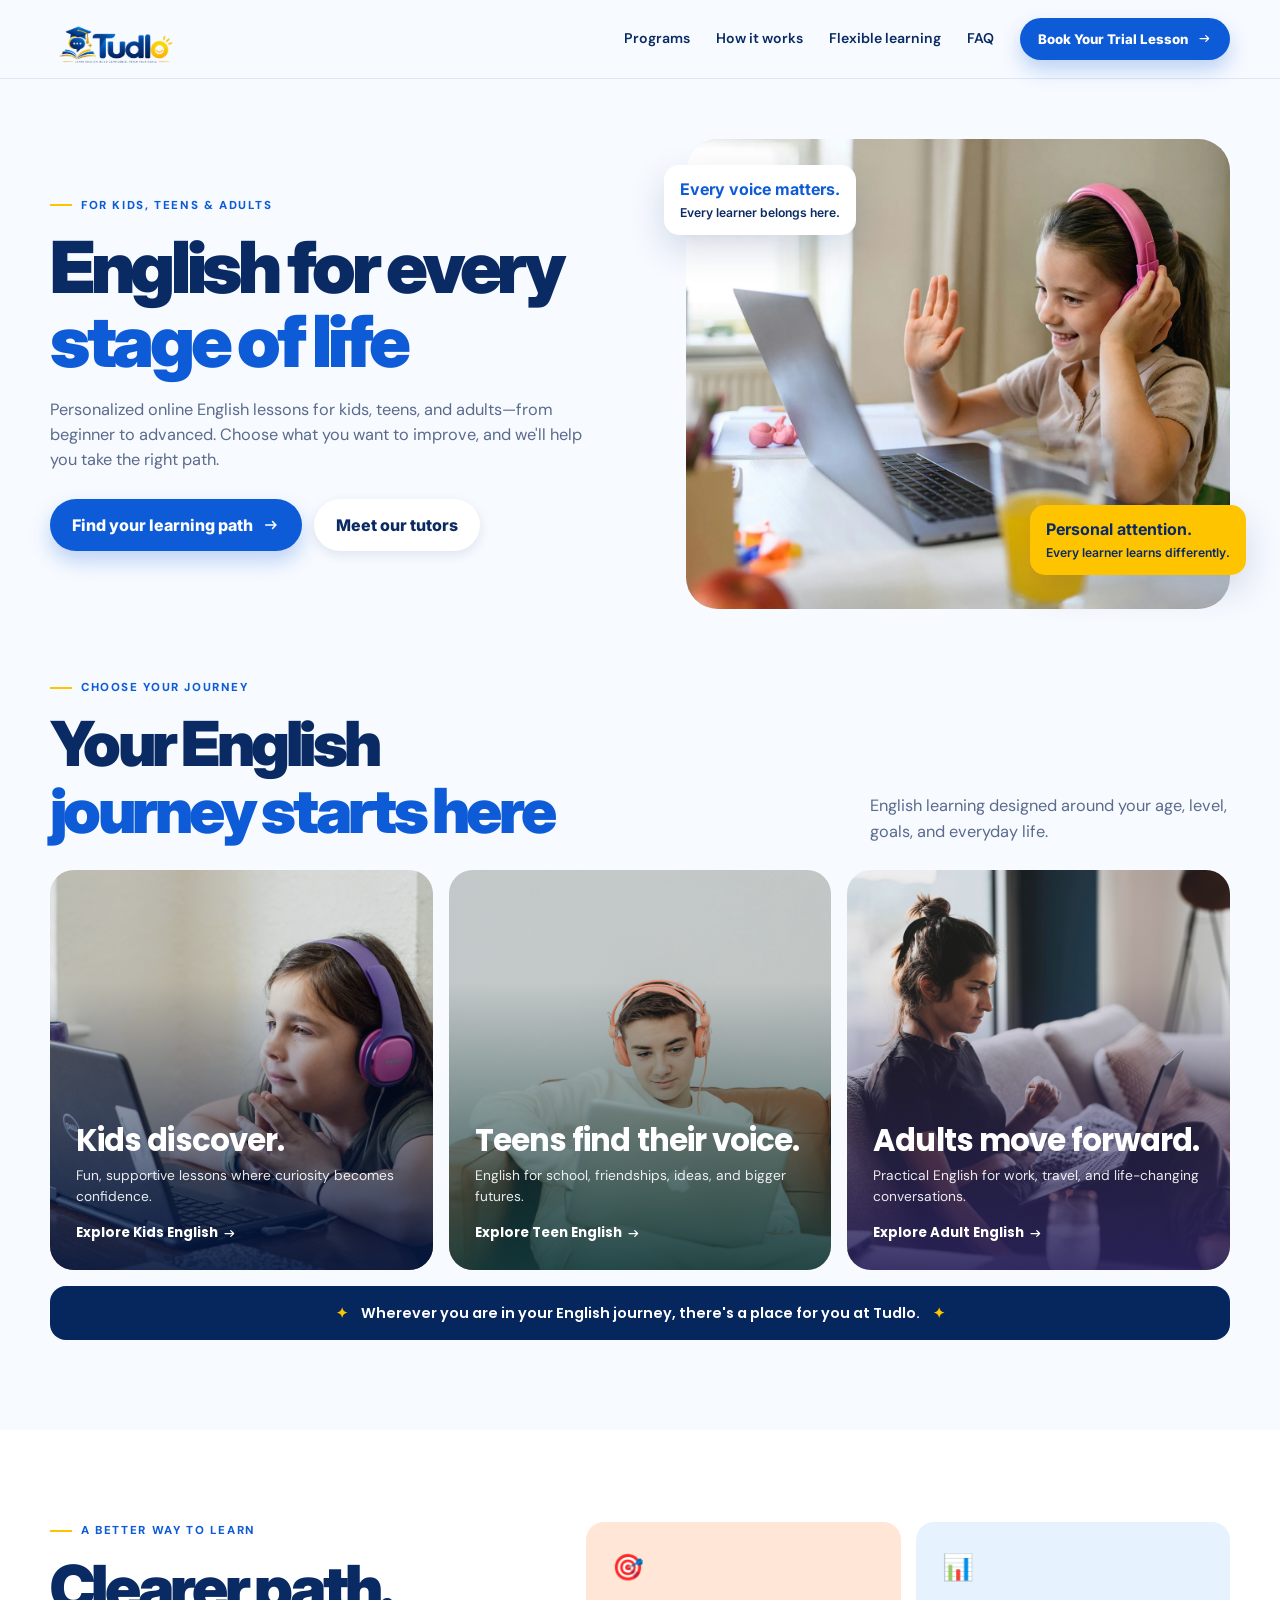
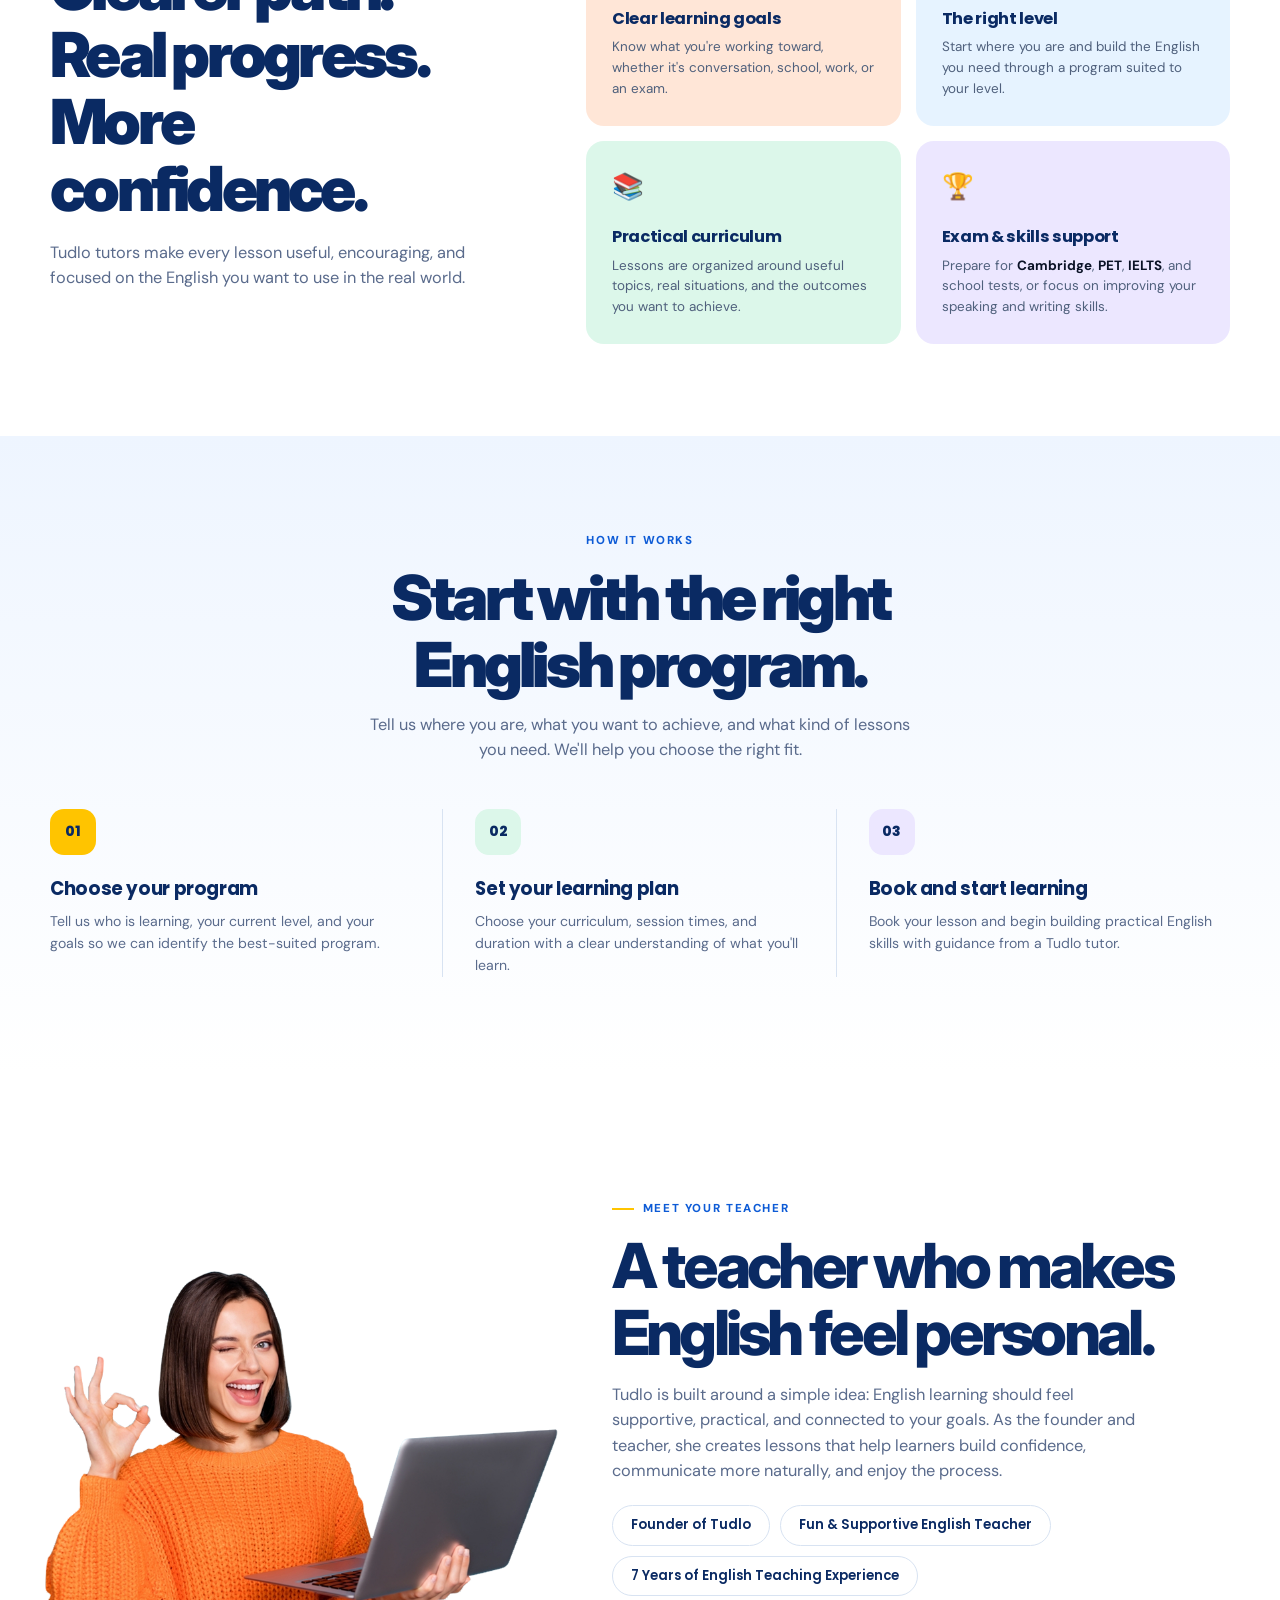
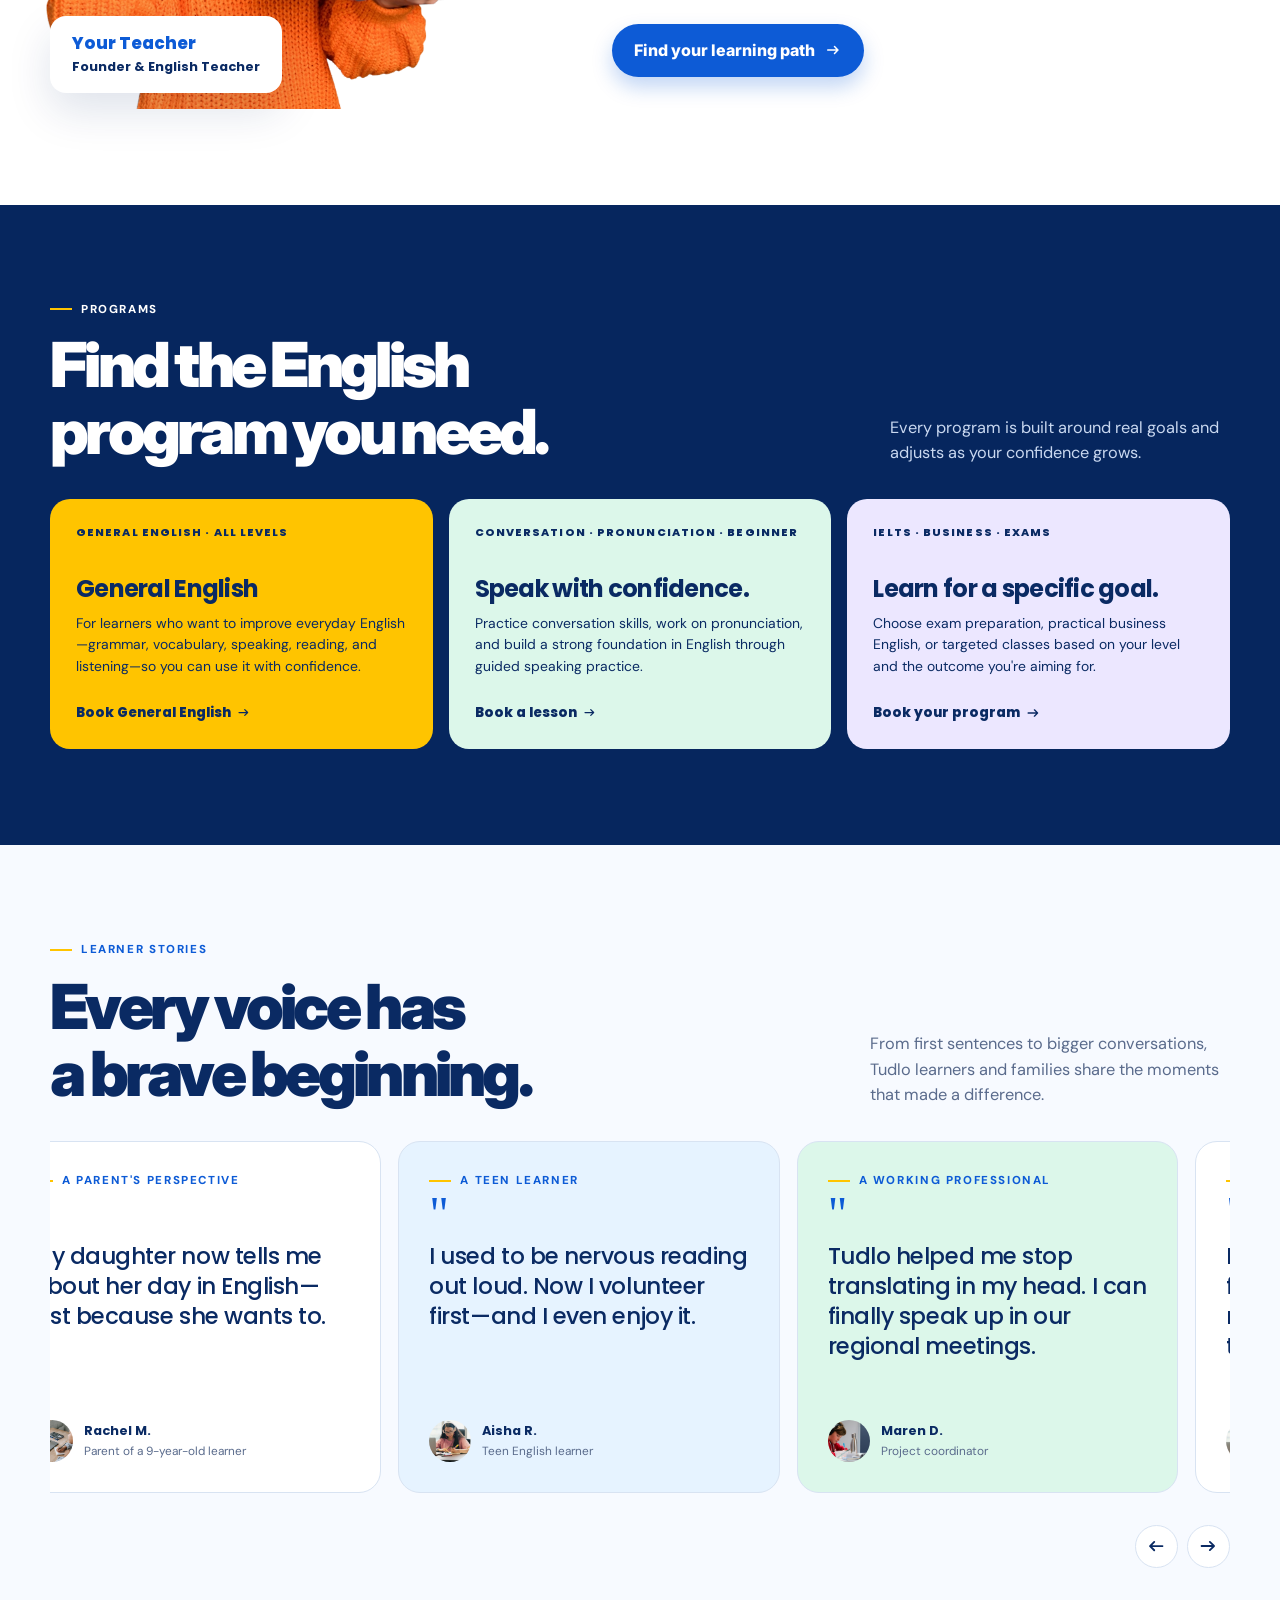
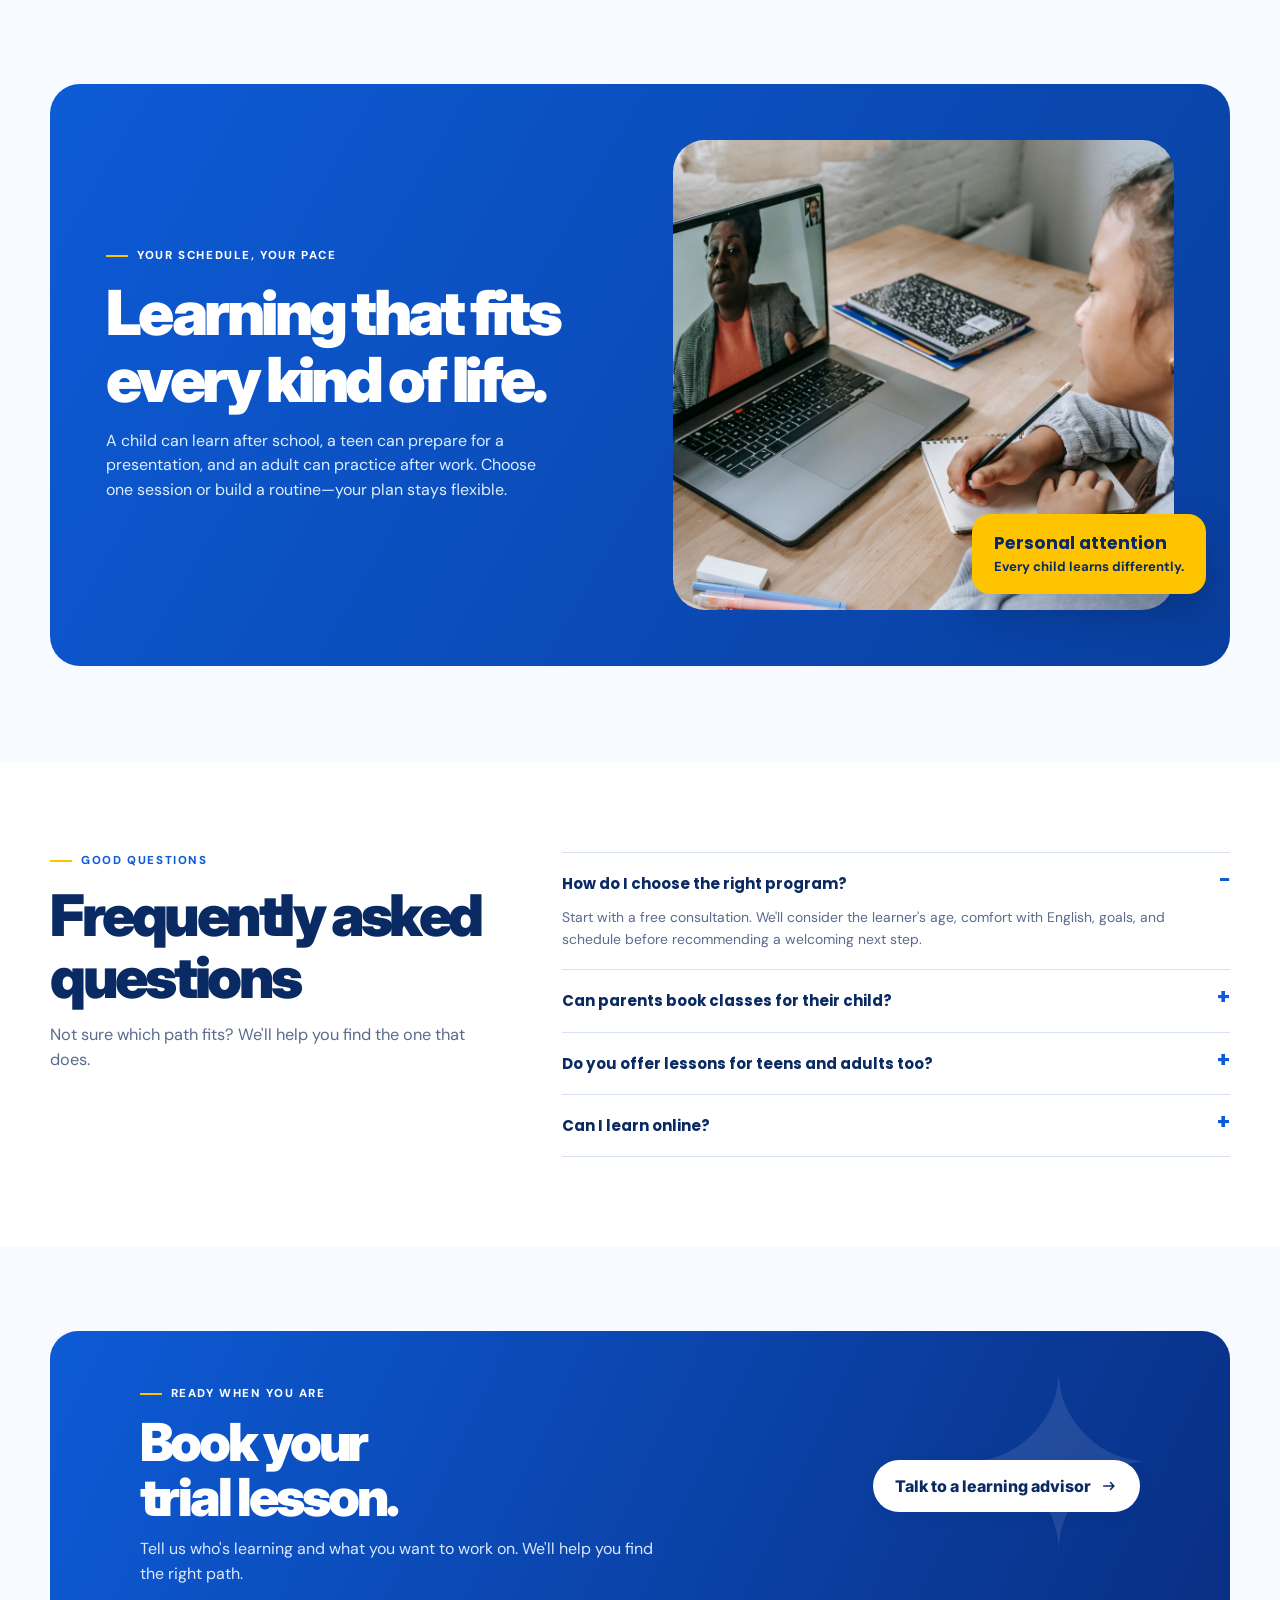
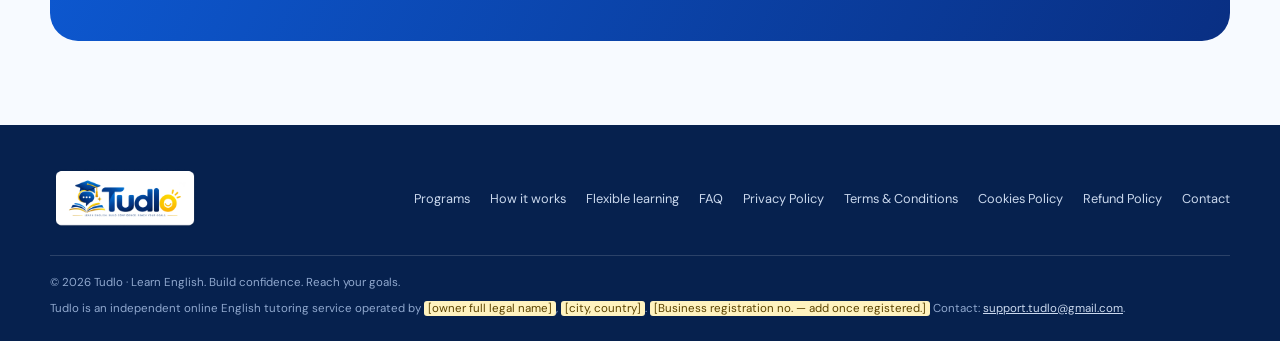
<file: index.html>
<!doctype html>
<html lang="en">
  <head>
    <meta charset="utf-8" />
    <meta name="viewport" content="width=device-width,initial-scale=1" />
    <meta
      name="description"
      content="Tudlo — personalized online English lessons for kids, teens, and adults, from beginner to advanced."
    />
    <title>Tudlo — English for every stage of life</title>
    <link rel="icon" href="assets/logo/tudlo-logo-2.png" />
    <link rel="preconnect" href="https://fonts.googleapis.com" />
    <link rel="preconnect" href="https://fonts.gstatic.com" crossorigin />
    <link
      href="https://fonts.googleapis.com/css2?family=DM+Sans:wght@400;500;600;700&family=Poppins:wght@500;600;700;800&family=Inter:wght@400;500;600;700;800;900&display=swap"
      rel="stylesheet"
    />
    <link rel="stylesheet" href="assets/css/styles.css" />
  </head>
  <body>
    <header>
      <nav class="wrap nav">
        <a class="logo" href="#home"
          ><img src="assets/logo/tudlo-logo-1.png" alt="Tudlo"
        /></a>
        <div class="nav-links" id="navLinks">
          <a href="#programs">Programs</a><a href="#how">How it works</a
          ><a href="#flex">Flexible learning</a><a href="#faq">FAQ</a
          ><button class="btn btn-blue js-open">
            Book Your Trial Lesson <span class="ico-arrow" aria-hidden="true"></span>
          </button>
        </div>
        <button class="menu" id="menu" aria-label="Open navigation">☰</button>
      </nav>
    </header>

    <main id="home">
      <!-- HERO -->
      <section class="hero">
        <div class="wrap hero-top">
          <div class="hero-copy">
            <span class="eyebrow">For kids, teens &amp; adults</span>
            <h1>
              <span>English for every</span
              ><span class="hl">stage of life</span>
            </h1>
            <p class="lead">
              Personalized online English lessons for kids, teens, and
              adults—from beginner to advanced. Choose what you want to improve,
              and we'll help you take the right path.
            </p>
            <div class="hero-actions">
              <button class="btn btn-blue js-open">
                Find your learning path <span class="ico-arrow" aria-hidden="true"></span></button
              ><a class="btn btn-white" href="#teacher">Meet our tutors</a>
            </div>
          </div>
          <div class="hero-art">
            <div class="hero-photo">
              <img
                src="assets/images/moderna-sprak-section-1.webp"
                alt="Young learner waving during an online English lesson"
              />
            </div>
            <div class="bubble one">
              <b>Every voice matters.</b>Every learner belongs here.
            </div>
            <div class="bubble two">
              <b>Personal attention.</b>Every learner learns differently.
            </div>
          </div>
        </div>
      </section>

      <!-- JOURNEY -->
      <section class="journey" id="journeys">
        <div class="wrap">
          <div class="journey-intro">
            <div>
              <span class="eyebrow">Choose your journey</span>
              <h2 class="heading heading-split" style="margin-top: 13px">
                <span>Your English</span
                ><span class="hl">journey starts here</span>
              </h2>
            </div>
            <p>
              English learning designed around your age, level, goals, and
              everyday life.
            </p>
          </div>
          <div class="journey-grid">
            <article class="journey-card">
              <img
                src="assets/images/thomas-park-w9i7wMaM3EE-unsplash.jpg"
                alt="Child in headphones learning online"
                loading="lazy"
              />
              <h3>Kids discover.</h3>
              <p>Fun, supportive lessons where curiosity becomes confidence.</p>
              <a class="js-open" href="#enquire"
                >Explore Kids English <span class="ico-arrow" aria-hidden="true"></span></a
              >
            </article>
            <article class="journey-card">
              <img
                src="assets/images/pexels-karola-g-6256018.jpg"
                alt="Teen learner with headphones and a laptop"
                loading="lazy"
              />
              <h3>Teens find their voice.</h3>
              <p>English for school, friendships, ideas, and bigger futures.</p>
              <a class="js-open" href="#enquire"
                >Explore Teen English <span class="ico-arrow" aria-hidden="true"></span></a
              >
            </article>
            <article class="journey-card">
              <img
                src="assets/images/peyman-shojaei-vbRoKyhAzk4-unsplash.jpg"
                alt="Adult learner studying with a laptop at home"
                loading="lazy"
              />
              <h3>Adults move forward.</h3>
              <p>
                Practical English for work, travel, and life-changing
                conversations.
              </p>
              <a class="js-open" href="#enquire"
                >Explore Adult English <span class="ico-arrow" aria-hidden="true"></span></a
              >
            </article>
          </div>
          <div class="ribbon">
            <b>✦</b> Wherever you are in your English journey, there's a place
            for you at Tudlo. <b>✦</b>
          </div>
        </div>
      </section>

      <!-- WHY -->
      <section class="why">
        <div class="wrap why-grid">
          <div>
            <span class="eyebrow">A better way to learn</span>
            <h2 class="heading heading-split">
              <span>Clearer path.</span><span>Real progress.</span
              ><span>More</span><span>confidence.</span>
            </h2>
            <p class="lead">
              Tudlo tutors make every lesson useful, encouraging, and focused on
              the English you want to use in the real world.
            </p>
          </div>
          <div class="feature-cards">
            <article class="feature">
              <div class="feature-icon">🎯</div>
              <h3>Clear learning goals</h3>
              <p>
                Know what you're working toward, whether it's conversation,
                school, work, or an exam.
              </p>
            </article>
            <article class="feature">
              <div class="feature-icon">📊</div>
              <h3>The right level</h3>
              <p>
                Start where you are and build the English you need through a
                program suited to your level.
              </p>
            </article>
            <article class="feature">
              <div class="feature-icon">📚</div>
              <h3>Practical curriculum</h3>
              <p>
                Lessons are organized around useful topics, real situations, and
                the outcomes you want to achieve.
              </p>
            </article>
            <article class="feature">
              <div class="feature-icon">🏆</div>
              <h3>Exam &amp; skills support</h3>
              <p>
                Prepare for <strong>Cambridge</strong>, <strong>PET</strong>,
                <strong>IELTS</strong>, and school tests, or focus on improving
                your speaking and writing skills.
              </p>
            </article>
          </div>
        </div>
      </section>

      <!-- HOW IT WORKS -->
      <section class="path" id="how">
        <div class="wrap">
          <div class="path-head">
            <span class="eyebrow">How it works</span>
            <h2 class="heading heading-split">
              <span>Start with the right</span><span>English program.</span>
            </h2>
            <p class="lead">
              Tell us where you are, what you want to achieve, and what kind of
              lessons you need. We'll help you choose the right fit.
            </p>
          </div>
          <div class="steps">
            <article class="step">
              <div class="step-number">01</div>
              <h3>Choose your program</h3>
              <p>
                Tell us who is learning, your current level, and your goals so
                we can identify the best-suited program.
              </p>
            </article>
            <article class="step">
              <div class="step-number">02</div>
              <h3>Set your learning plan</h3>
              <p>
                Choose your curriculum, session times, and duration with a clear
                understanding of what you'll learn.
              </p>
            </article>
            <article class="step">
              <div class="step-number">03</div>
              <h3>Book and start learning</h3>
              <p>
                Book your lesson and begin building practical English skills
                with guidance from a Tudlo tutor.
              </p>
            </article>
          </div>
        </div>
      </section>

      <!-- MEET YOUR TEACHER -->
      <section class="teacher" id="teacher">
        <div class="wrap teacher-grid">
          <div class="teacher-photo">
            <img
              src="assets/images/Header-Lady-1.png"
              alt="Tudlo founder and English teacher"
              loading="lazy"
            />
            <div class="teacher-chip">
              <b>Your Teacher</b><span>Founder &amp; English Teacher</span>
            </div>
          </div>
          <div>
            <span class="eyebrow">Meet your teacher</span>
            <h2 class="heading heading-split">
              <span>A teacher who makes</span
              ><span>English feel personal.</span>
            </h2>
            <p class="lead">
              Tudlo is built around a simple idea: English learning should feel
              supportive, practical, and connected to your goals. As the founder
              and teacher, she creates lessons that help learners build
              confidence, communicate more naturally, and enjoy the process.
            </p>
            <div class="teacher-tags">
              <span>Founder of Tudlo</span>
              <span>Fun &amp; Supportive English Teacher</span>
              <span>7 Years of English Teaching Experience</span>
            </div>
            <button class="btn btn-blue js-open">
              Find your learning path <span class="ico-arrow" aria-hidden="true"></span>
            </button>
          </div>
        </div>
      </section>

      <!-- PROGRAMS -->
      <section class="programs" id="programs">
        <div class="wrap">
          <div class="program-head">
            <div>
              <span class="eyebrow">Programs</span>
              <h2
                class="heading heading-split"
                style="margin-top: 13px; color: #fff"
              >
                <span>Find the English</span><span>program you need.</span>
              </h2>
            </div>
            <p class="lead lead-narrow">
              Every program is built around real goals and adjusts as your
              confidence grows.
            </p>
          </div>
          <div class="program-grid">
            <article class="program">
              <span class="program-label">General English · all levels</span>
              <h3>General English</h3>
              <p>
                For learners who want to improve everyday English—grammar,
                vocabulary, speaking, reading, and listening—so you can use it
                with confidence.
              </p>
              <a class="js-open" href="#enquire"
                >Book General English <span class="ico-arrow" aria-hidden="true"></span></a
              >
            </article>
            <article class="program">
              <span class="program-label"
                >Conversation · pronunciation · beginner</span
              >
              <h3>Speak with confidence.</h3>
              <p>
                Practice conversation skills, work on pronunciation, and build a
                strong foundation in English through guided speaking practice.
              </p>
              <a class="js-open" href="#enquire"
                >Book a lesson <span class="ico-arrow" aria-hidden="true"></span></a
              >
            </article>
            <article class="program">
              <span class="program-label">IELTS · Business · Exams</span>
              <h3>Learn for a specific goal.</h3>
              <p>
                Choose exam preparation, practical business English, or targeted
                classes based on your level and the outcome you're aiming for.
              </p>
              <a class="js-open" href="#enquire"
                >Book your program <span class="ico-arrow" aria-hidden="true"></span></a
              >
            </article>
          </div>
        </div>
      </section>

      <!-- STORIES -->
      <section class="stories">
        <div class="wrap">
          <div class="stories-head">
            <div>
              <span class="eyebrow">Learner stories</span>
              <h2 class="heading heading-split">
                <span>Every voice has</span><span>a brave beginning.</span>
              </h2>
            </div>
            <p>
              From first sentences to bigger conversations, Tudlo learners and
              families share the moments that made a difference.
            </p>
          </div>
          <div class="stories-grid">
            <article class="story">
              <span class="eyebrow">A parent's perspective</span>
              <div class="quote-mark">"</div>
              <blockquote class="quote">
                My daughter now tells me about her day in English—just because
                she wants to.
              </blockquote>
              <div class="person">
                <img
                  src="assets/images/pexels-katerina-holmes-5905962.jpg"
                  alt="Rachel"
                  loading="lazy"
                />
                <div>
                  <b>Rachel M.</b
                  ><span class="role">Parent of a 9-year-old learner</span>
                </div>
              </div>
            </article>
            <article class="story">
              <span class="eyebrow">A teen learner</span>
              <div class="quote-mark">"</div>
              <blockquote class="quote">
                I used to be nervous reading out loud. Now I volunteer first—and
                I even enjoy it.
              </blockquote>
              <div class="person">
                <img
                  src="assets/images/julio-lopez-MRtEiAj9uaM-unsplash.jpg"
                  alt="Aisha"
                  loading="lazy"
                />
                <div>
                  <b>Aisha R.</b><span class="role">Teen English learner</span>
                </div>
              </div>
            </article>
            <article class="story">
              <span class="eyebrow">A working professional</span>
              <div class="quote-mark">"</div>
              <blockquote class="quote">
                Tudlo helped me stop translating in my head. I can finally speak
                up in our regional meetings.
              </blockquote>
              <div class="person">
                <img
                  src="assets/images/compare-fibre-e5sTz361Jzg-unsplash.jpg"
                  alt="Maren"
                  loading="lazy"
                />
                <div>
                  <b>Maren D.</b><span class="role">Project coordinator</span>
                </div>
              </div>
            </article>
            <article class="story">
              <span class="eyebrow">A student's win</span>
              <div class="quote-mark">"</div>
              <blockquote class="quote">
                My presentations used to feel scary. My tutor helped me practise
                until I felt ready to stand up and share.
              </blockquote>
              <div class="person">
                <img
                  src="assets/images/julio-lopez-Imz-pn2LMbg-unsplash.jpg"
                  alt="Lia"
                  loading="lazy"
                />
                <div>
                  <b>Lia C.</b><span class="role">University student</span>
                </div>
              </div>
            </article>
            <article class="story">
              <span class="eyebrow">A family's routine</span>
              <div class="quote-mark">"</div>
              <blockquote class="quote">
                The flexible schedule made all the difference. Tudlo works
                around our week instead of adding pressure to it.
              </blockquote>
              <div class="person">
                <img
                  src="assets/images/pexels-katerina-holmes-5905971.jpg"
                  alt="Jenny"
                  loading="lazy"
                />
                <div>
                  <b>Jenny P.</b
                  ><span class="role">Parent of two Tudlo learners</span>
                </div>
              </div>
            </article>
            <article class="story">
              <span class="eyebrow">A new beginning</span>
              <div class="quote-mark">"</div>
              <blockquote class="quote">
                I joined for travel, but I stayed because I found the confidence
                to have conversations I had been avoiding for years.
              </blockquote>
              <div class="person">
                <img
                  src="assets/images/thomas-park-w9i7wMaM3EE-unsplash.jpg"
                  alt="Noel"
                  loading="lazy"
                />
                <div><b>Noel G.</b><span class="role">Adult learner</span></div>
              </div>
            </article>
          </div>
        </div>
      </section>

      <!-- FLEXIBLE LEARNING -->
      <section class="flexfit" id="flex">
        <div class="wrap">
          <div class="flexfit-box">
            <div>
              <span class="eyebrow">Your schedule, your pace</span>
              <h2 class="heading heading-split" style="color: #fff">
                <span>Learning that fits</span><span>every kind of life.</span>
              </h2>
              <p>
                A child can learn after school, a teen can prepare for a
                presentation, and an adult can practice after work. Choose one
                session or build a routine—your plan stays flexible.
              </p>
            </div>
            <div class="flexfit-art">
              <img
                src="assets/images/pexels-katerina-holmes-5905962.jpg"
                alt="Learner studying flexibly at their own desk"
                loading="lazy"
              />
              <div class="flexfit-badge">
                <b>Personal attention</b>Every child learns differently.
              </div>
            </div>
          </div>
        </div>
      </section>

      <!-- FAQ -->
      <section class="faq" id="faq">
        <div class="wrap faq-grid">
          <div>
            <span class="eyebrow">Good questions</span>
            <h2 class="heading heading-split">
              <span>Frequently asked</span><span>questions</span>
            </h2>
            <p class="lead">
              Not sure which path fits? We'll help you find the one that does.
            </p>
          </div>
          <div class="faq-list">
            <details open>
              <summary>How do I choose the right program?</summary>
              <p>
                Start with a free consultation. We'll consider the learner's
                age, comfort with English, goals, and schedule before
                recommending a welcoming next step.
              </p>
            </details>
            <details>
              <summary>Can parents book classes for their child?</summary>
              <p>
                Absolutely. Parents and guardians can book, share learning
                goals, and receive guidance on the best experience for their
                child.
              </p>
            </details>
            <details>
              <summary>Do you offer lessons for teens and adults too?</summary>
              <p>
                Yes. Tudlo has age-right programs for teen learners, university
                students, and working adults—each built around practical goals.
              </p>
            </details>
            <details>
              <summary>Can I learn online?</summary>
              <p>
                Yes. Tudlo lessons are live and online, so you can join from
                home on a schedule that works for your routine.
              </p>
            </details>
          </div>
        </div>
      </section>

      <!-- CTA -->
      <section class="cta" id="enquire">
        <div class="wrap cta-box">
          <div>
            <span class="eyebrow" style="color: var(--white)"
              >Ready when you are</span
            >
            <h2><span>Book your</span><span>trial lesson.</span></h2>
            <p>
              Tell us who's learning and what you want to work on. We'll help
              you find the right path.
            </p>
          </div>
          <button class="btn btn-white js-open">
            Talk to a learning advisor <span class="ico-arrow" aria-hidden="true"></span>
          </button>
        </div>
      </section>
    </main>

    <footer>
      <div class="wrap foot">
        <img src="assets/logo/tudlo-logo-2.png" alt="Tudlo" />
        <div class="foot-links">
          <a href="#programs">Programs</a><a href="#how">How it works</a
          ><a href="#flex">Flexible learning</a><a href="#faq">FAQ</a
          ><a href="privacy-policy.html">Privacy Policy</a
          ><a href="terms-and-conditions.html">Terms &amp; Conditions</a
          ><a href="cookies-policy.html">Cookies Policy</a
          ><a href="refund-policy.html">Refund Policy</a
          ><a href="mailto:support.tudlo@gmail.com">Contact</a>
        </div>
      </div>
      <div class="wrap fine">
        <p>© 2026 Tudlo · Learn English. Build confidence. Reach your goals.</p>
        <p>
          Tudlo is an independent online English tutoring service operated by
          <mark class="todo">[owner full legal name]</mark>,
          <mark class="todo">[city, country]</mark>.
          <mark class="todo"
            >[Business registration no. — add once registered.]</mark
          >
          Contact:
          <a href="mailto:support.tudlo@gmail.com">support.tudlo@gmail.com</a>.
        </p>
      </div>
    </footer>

    <div class="modal-backdrop" id="modal" aria-hidden="true">
      <section
        class="modal"
        role="dialog"
        aria-modal="true"
        aria-labelledby="modalTitle"
      >
        <button class="modal-close" id="modalClose" aria-label="Close">×</button
        ><span class="eyebrow">Book your trial lesson</span>
        <h2 id="modalTitle">Let's find a great fit.</h2>
        <p>
          Tell us who is learning and what they're hoping to do with English.
        </p>
        <form
          id="form"
          action="https://api.web3forms.com/submit"
          method="POST"
        >
          <!-- Web3Forms: get a free access key at https://web3forms.com
               (enter the email that should receive submissions, then paste the
               key below). Free plan = 250 submissions/month. -->
          <input
            type="hidden"
            name="access_key"
            value="3ed37041-1c24-4b01-abfd-d4f008e1ccec"
          />
          <input
            type="hidden"
            name="subject"
            value="New trial lesson request — Tudlo"
          />
          <input type="hidden" name="from_name" value="Tudlo Landing Page" />
          <!-- honeypot: real people never fill this; bots do -->
          <input
            type="checkbox"
            name="botcheck"
            style="display: none"
            tabindex="-1"
            autocomplete="off"
            aria-hidden="true"
          />
          <div class="form-grid">
            <div class="field">
              <label for="name">Your name</label
              ><input id="name" name="name" required placeholder="Your name" />
            </div>
            <div class="field">
              <label for="email">Email address</label
              ><input
                id="email"
                name="email"
                required
                type="email"
                placeholder="you@example.com"
              />
            </div>
            <div class="field">
              <label for="learner">Who is learning?</label
              ><select id="learner" name="learner" required>
                <option value="">Choose one</option>
                <option>Child (ages 6–12)</option>
                <option>Teen (ages 13–18)</option>
                <option>University student</option>
                <option>Working professional / adult</option>
              </select>
            </div>
            <div class="field">
              <label for="focus">What would you like to improve?</label
              ><select id="focus" name="focus">
                <option>General English</option>
                <option>Conversation &amp; pronunciation</option>
                <option>Exam preparation (IELTS, Cambridge…)</option>
                <option>Business English</option>
                <option>Not sure yet</option>
              </select>
            </div>
            <div class="field full">
              <label for="goal">Your goal in one line</label
              ><input
                id="goal"
                name="goal"
                placeholder="e.g. speaking more confidently at work"
              />
            </div>
          </div>
          <label class="consent">
            <input
              type="checkbox"
              name="consent"
              value="Agreed to the Privacy Policy and Terms & Conditions"
              required
            />
            <span
              >I have read and agree to the
              <a href="privacy-policy.html" target="_blank" rel="noopener"
                >Privacy Policy</a
              >
              and
              <a
                href="terms-and-conditions.html"
                target="_blank"
                rel="noopener"
                >Terms &amp; Conditions</a
              >. If the learner is under 18, I am their parent or legal guardian
              and I consent on their behalf.</span
            >
          </label>
          <button
            class="btn btn-blue"
            type="submit"
            style="width: 100%; margin-top: 18px"
          >
            Send my request <span class="ico-arrow" aria-hidden="true"></span>
          </button>
          <div class="success" id="success" role="status">
            Thank you! A Tudlo learning advisor will be in touch soon.
          </div>
        </form>
      </section>
    </div>

    <script>
      const menu = document.getElementById("menu"),
        nav = document.getElementById("navLinks"),
        modal = document.getElementById("modal"),
        close = document.getElementById("modalClose");
      menu.addEventListener("click", () => {
        nav.classList.toggle("open");
        menu.textContent = nav.classList.contains("open") ? "×" : "☰";
      });
      document.querySelectorAll(".nav-links a").forEach((a) =>
        a.addEventListener("click", () => {
          nav.classList.remove("open");
          menu.textContent = "☰";
        }),
      );
      const open = () => {
          modal.classList.add("show");
          modal.setAttribute("aria-hidden", "false");
          setTimeout(() => document.getElementById("name").focus(), 30);
        },
        shut = () => {
          modal.classList.remove("show");
          modal.setAttribute("aria-hidden", "true");
        };
      document.querySelectorAll(".js-open").forEach((x) =>
        x.addEventListener("click", (e) => {
          e.preventDefault();
          open();
        }),
      );
      close.addEventListener("click", shut);
      modal.addEventListener("click", (e) => {
        if (e.target === modal) shut();
      });
      document.addEventListener("keydown", (e) => {
        if (e.key === "Escape") shut();
      });
      const carousel = document.querySelector(".stories-grid"),
        controls = document.createElement("div");
      controls.className = "carousel-controls";
      controls.setAttribute("aria-label", "Testimonial controls");
      controls.innerHTML =
        '<button class="carousel-btn" type="button" aria-label="Previous testimonials"><span class="ico-arrow left" aria-hidden="true"></span></button><button class="carousel-btn" type="button" aria-label="Next testimonials"><span class="ico-arrow" aria-hidden="true"></span></button>';
      carousel.after(controls);
      const [previous, next] = controls.querySelectorAll("button");

      /* Flank the real cards with an identical clone set on each side so the
         strip scrolls endlessly either way. We park on the middle (real) set;
         after a move settles we silently shift the scroll position back onto
         that middle set whenever it has drifted a full set away — the clone
         content lines up exactly, so the shift can't be seen and the arrows
         just keep going round. */
      const originals = [...carousel.querySelectorAll(".story")];
      originals.forEach((card) => {
        const lead = card.cloneNode(true);
        const trail = card.cloneNode(true);
        lead.setAttribute("aria-hidden", "true");
        trail.setAttribute("aria-hidden", "true");
        carousel.insertBefore(lead, originals[0]);
        carousel.appendChild(trail);
      });
      // one full set = distance from the strip's start to the first real card
      const setWidth = () => originals[0].offsetLeft;
      const stepSize = () => originals[0].offsetWidth + 17;
      const recenter = () => {
        const w = setWidth();
        // 1px tolerance so sub-pixel rounding at the park point can't ping-pong
        if (carousel.scrollLeft >= 2 * w - 1) carousel.scrollLeft -= w;
        else if (carousel.scrollLeft < w - 1) carousel.scrollLeft += w;
      };
      const park = () => {
        carousel.scrollLeft = setWidth();
      };
      park();
      window.addEventListener("load", park);
      if (document.fonts && document.fonts.ready) document.fonts.ready.then(park);
      window.addEventListener("resize", park);

      /* self-run the scroll animation (don't rely on native smooth scrolling)
         so recenter() always fires exactly when the glide ends */
      let scrollRaf;
      const glideTo = (target, ms = 320) => {
        cancelAnimationFrame(scrollRaf);
        const from = carousel.scrollLeft;
        const dist = target - from;
        if (Math.abs(dist) < 1) return recenter();
        const t0 = performance.now();
        const tick = (now) => {
          const p = Math.min(1, (now - t0) / ms);
          const eased = p < 0.5 ? 2 * p * p : 1 - Math.pow(-2 * p + 2, 2) / 2;
          carousel.scrollLeft = from + dist * eased;
          if (p < 1) scrollRaf = requestAnimationFrame(tick);
          else recenter();
        };
        scrollRaf = requestAnimationFrame(tick);
      };
      const moveCarousel = (direction) => {
        recenter();
        glideTo(carousel.scrollLeft + direction * stepSize());
      };
      previous.addEventListener("click", () => moveCarousel(-1));
      next.addEventListener("click", () => moveCarousel(1));
      const bookingForm = document.getElementById("form"),
        formMsg = document.getElementById("success");
      bookingForm.addEventListener("submit", async (e) => {
        e.preventDefault();
        const btn = bookingForm.querySelector('button[type="submit"]');
        const btnHtml = btn.innerHTML;
        btn.disabled = true;
        btn.textContent = "Sending…";
        formMsg.style.display = "none";
        formMsg.classList.remove("is-error");
        try {
          const res = await fetch(bookingForm.action, {
            method: "POST",
            headers: { Accept: "application/json" },
            body: new FormData(bookingForm),
          });
          const data = await res.json();
          if (!data.success) throw new Error(data.message || "Request failed");
          formMsg.textContent =
            "Thank you! A Tudlo learning advisor will be in touch soon.";
          formMsg.style.display = "block";
          bookingForm.reset();
          btn.textContent = "Request sent ✓";
        } catch (err) {
          formMsg.textContent =
            "Sorry, that didn't send. Please try again, or email support.tudlo@gmail.com.";
          formMsg.classList.add("is-error");
          formMsg.style.display = "block";
          btn.disabled = false;
          btn.innerHTML = btnHtml;
        }
      });

      /* Fit multi-line section titles: keep them as large & bold as possible
         while every line still fits its container, at any screen size. */
      const fitGroups = [
        { sel: ".hero h1", min: 28, max: 74 },
        { sel: ".heading-split", min: 22, max: 64 },
        { sel: ".cta-box h2", min: 22, max: 54 },
      ];
      function fitHeadings() {
        fitGroups.forEach(({ sel, min, max }) => {
          document.querySelectorAll(sel).forEach((el) => {
            el.style.fontSize = max + "px";
            let widest = 0;
            el.querySelectorAll("span").forEach((s) => {
              widest = Math.max(widest, s.scrollWidth);
            });
            if (!widest) return;
            const avail = el.clientWidth;
            let size = ((max * avail) / widest) * 0.97;
            size = Math.max(min, Math.min(max, size));
            el.style.fontSize = size.toFixed(2) + "px";
          });
        });
      }
      let fitPending;
      const scheduleFit = () => {
        cancelAnimationFrame(fitPending);
        fitPending = requestAnimationFrame(fitHeadings);
      };
      scheduleFit();
      window.addEventListener("load", scheduleFit);
      window.addEventListener("resize", scheduleFit);
      window.addEventListener("orientationchange", scheduleFit);
      if (document.fonts && document.fonts.ready) {
        document.fonts.ready.then(scheduleFit);
      }
      setTimeout(scheduleFit, 400);
    </script>
  </body>
</html>
</file>
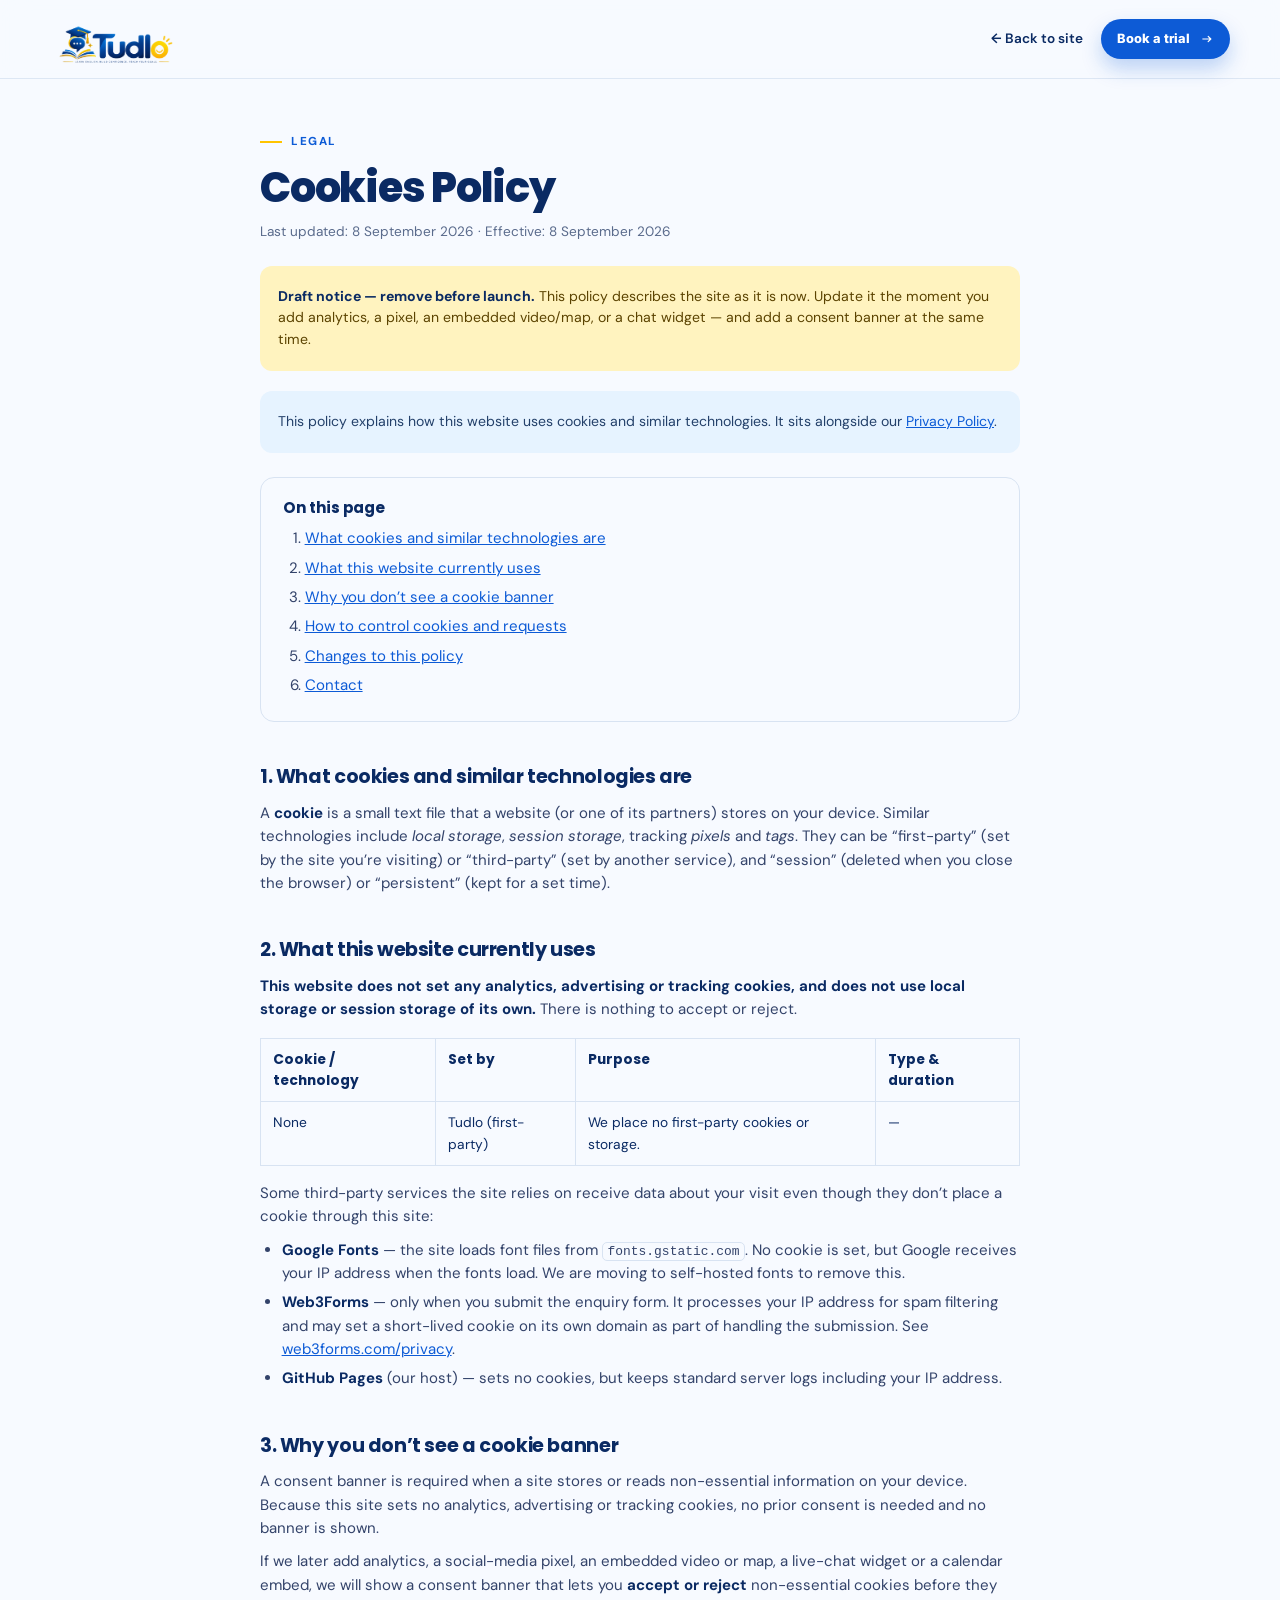
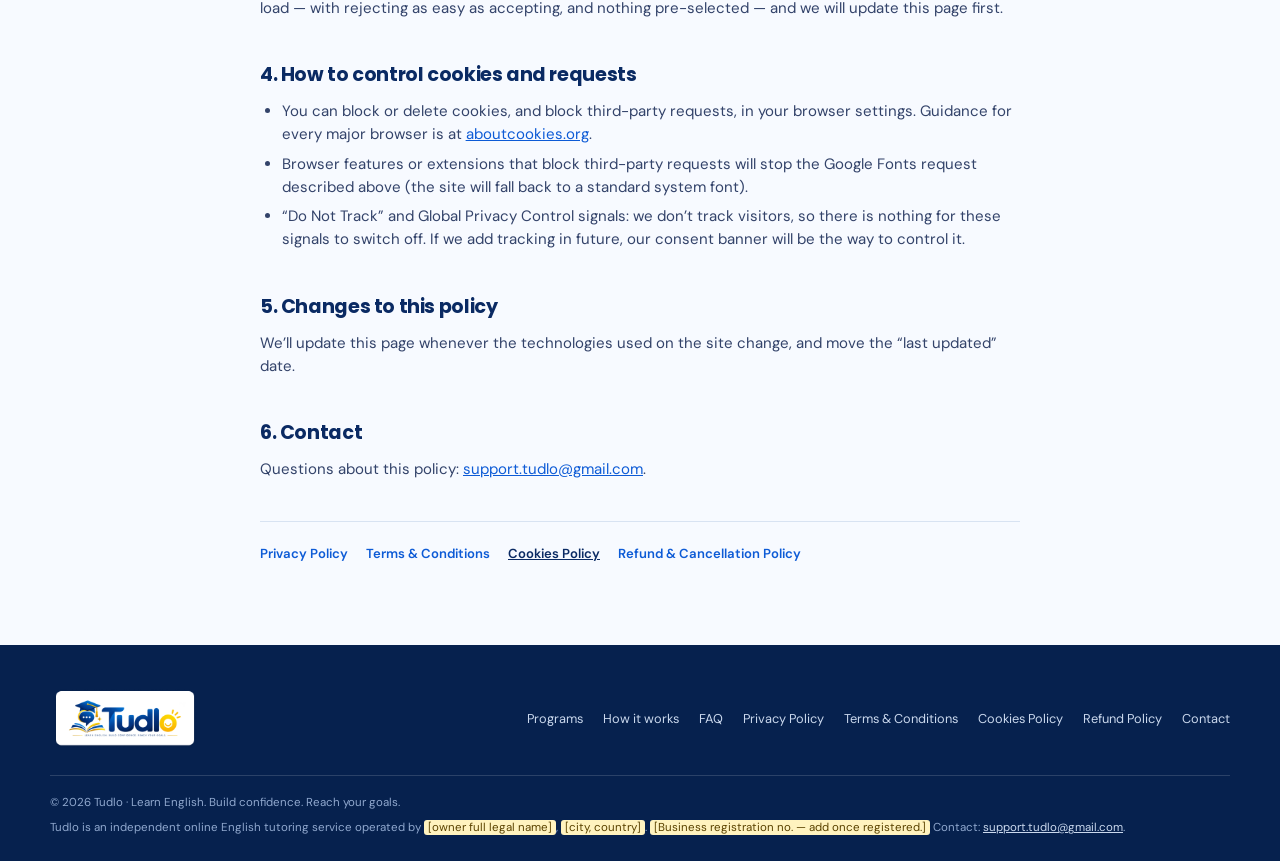
<file: cookies-policy.html>
<!doctype html>
<html lang="en">
  <!--
    ==========================================================================
    TUDLO — COOKIES POLICY (TEMPLATE / DRAFT)
    --------------------------------------------------------------------------
    NOT legal advice. This policy describes the site AS IT IS TODAY: no
    analytics, advertising or first-party tracking cookies, and no
    localStorage of its own.

    IMPORTANT: if you later add analytics (e.g. Google Analytics), a Meta/
    LinkedIn pixel, an embedded video, a map, a chat widget or a calendar
    embed, you MUST:
      1. add a consent banner that blocks non-essential cookies until the
         visitor accepts (reject must be as easy as accept, nothing
         pre-ticked), and
      2. update the table below and section 3.
    Remove the ".callout warn" draft notice before launch.
    ==========================================================================
  -->
  <head>
    <meta charset="utf-8" />
    <meta name="viewport" content="width=device-width,initial-scale=1" />
    <meta name="robots" content="all" />
    <meta
      name="description"
      content="How Tudlo uses cookies and similar technologies on this website."
    />
    <title>Cookies Policy — Tudlo</title>
    <link rel="icon" href="assets/logo/tudlo-logo-2.png" />
    <link rel="preconnect" href="https://fonts.googleapis.com" />
    <link rel="preconnect" href="https://fonts.gstatic.com" crossorigin />
    <link
      href="https://fonts.googleapis.com/css2?family=DM+Sans:wght@400;500;600;700&family=Poppins:wght@500;600;700;800&family=Inter:wght@400;500;600;700;800;900&display=swap"
      rel="stylesheet"
    />
    <link rel="stylesheet" href="assets/css/styles.css" />
  </head>
  <body>
    <header>
      <nav class="wrap nav">
        <a class="logo" href="index.html"
          ><img src="assets/logo/tudlo-logo-1.png" alt="Tudlo"
        /></a>
        <div class="nav-legal">
          <a href="index.html">← Back to site</a
          ><a class="btn btn-blue" href="index.html#enquire"
            >Book a trial <span class="ico-arrow" aria-hidden="true"></span
          ></a>
        </div>
      </nav>
    </header>

    <main class="legal-main">
      <article class="legal">
        <span class="eyebrow">Legal</span>
        <h1>Cookies Policy</h1>
        <p class="updated">
          Last updated: 8 September 2026 · Effective: 8 September 2026
        </p>

        <div class="callout warn">
          <p>
            <strong>Draft notice — remove before launch.</strong> This policy
            describes the site as it is now. Update it the moment you add
            analytics, a pixel, an embedded video/map, or a chat widget — and
            add a consent banner at the same time.
          </p>
        </div>

        <div class="callout">
          <p>
            This policy explains how this website uses cookies and similar
            technologies. It sits alongside our
            <a href="privacy-policy.html">Privacy Policy</a>.
          </p>
        </div>

        <div class="toc">
          <h2>On this page</h2>
          <ol>
            <li><a href="#what">What cookies and similar technologies are</a></li>
            <li><a href="#use">What this website currently uses</a></li>
            <li><a href="#banner">Why you don’t see a cookie banner</a></li>
            <li><a href="#control">How to control cookies and requests</a></li>
            <li><a href="#changes">Changes to this policy</a></li>
            <li><a href="#contact">Contact</a></li>
          </ol>
        </div>

        <h2 id="what">1. What cookies and similar technologies are</h2>
        <p>
          A <strong>cookie</strong> is a small text file that a website (or one
          of its partners) stores on your device. Similar technologies include
          <em>local storage</em>, <em>session storage</em>, tracking
          <em>pixels</em> and <em>tags</em>. They can be “first-party” (set by
          the site you’re visiting) or “third-party” (set by another service),
          and “session” (deleted when you close the browser) or “persistent”
          (kept for a set time).
        </p>

        <h2 id="use">2. What this website currently uses</h2>
        <p>
          <strong
            >This website does not set any analytics, advertising or tracking
            cookies, and does not use local storage or session storage of its
            own.</strong
          >
          There is nothing to accept or reject.
        </p>
        <table>
          <thead>
            <tr>
              <th>Cookie / technology</th>
              <th>Set by</th>
              <th>Purpose</th>
              <th>Type &amp; duration</th>
            </tr>
          </thead>
          <tbody>
            <tr>
              <td>None</td>
              <td>Tudlo (first-party)</td>
              <td>We place no first-party cookies or storage.</td>
              <td>—</td>
            </tr>
          </tbody>
        </table>
        <p>
          Some third-party services the site relies on receive data about your
          visit even though they don’t place a cookie through this site:
        </p>
        <ul>
          <li>
            <strong>Google Fonts</strong> — the site loads font files from
            <code>fonts.gstatic.com</code>. No cookie is set, but Google
            receives your IP address when the fonts load. We are moving to
            self-hosted fonts to remove this.
          </li>
          <li>
            <strong>Web3Forms</strong> — only when you submit the enquiry form.
            It processes your IP address for spam filtering and may set a
            short-lived cookie on its own domain as part of handling the
            submission. See
            <a
              href="https://web3forms.com/privacy"
              target="_blank"
              rel="noopener"
              >web3forms.com/privacy</a
            >.
          </li>
          <li>
            <strong>GitHub Pages</strong> (our host) — sets no cookies, but
            keeps standard server logs including your IP address.
          </li>
        </ul>

        <h2 id="banner">3. Why you don’t see a cookie banner</h2>
        <p>
          A consent banner is required when a site stores or reads non-essential
          information on your device. Because this site sets no analytics,
          advertising or tracking cookies, no prior consent is needed and no
          banner is shown.
        </p>
        <p>
          If we later add analytics, a social-media pixel, an embedded video or
          map, a live-chat widget or a calendar embed, we will show a consent
          banner that lets you <strong>accept or reject</strong> non-essential
          cookies before they load — with rejecting as easy as accepting, and
          nothing pre-selected — and we will update this page first.
        </p>

        <h2 id="control">4. How to control cookies and requests</h2>
        <ul>
          <li>
            You can block or delete cookies, and block third-party requests, in
            your browser settings. Guidance for every major browser is at
            <a href="https://www.aboutcookies.org" target="_blank" rel="noopener"
              >aboutcookies.org</a
            >.
          </li>
          <li>
            Browser features or extensions that block third-party requests will
            stop the Google Fonts request described above (the site will fall
            back to a standard system font).
          </li>
          <li>
            “Do Not Track” and Global Privacy Control signals: we don’t track
            visitors, so there is nothing for these signals to switch off. If we
            add tracking in future, our consent banner will be the way to
            control it.
          </li>
        </ul>

        <h2 id="changes">5. Changes to this policy</h2>
        <p>
          We’ll update this page whenever the technologies used on the site
          change, and move the “last updated” date.
        </p>

        <h2 id="contact">6. Contact</h2>
        <p>
          Questions about this policy:
          <a href="mailto:support.tudlo@gmail.com">support.tudlo@gmail.com</a>.
        </p>
      </article>

      <nav class="legal-crosslinks" aria-label="Legal pages">
        <a href="privacy-policy.html">Privacy Policy</a>
        <a href="terms-and-conditions.html">Terms &amp; Conditions</a>
        <a href="cookies-policy.html" aria-current="page">Cookies Policy</a>
        <a href="refund-policy.html">Refund &amp; Cancellation Policy</a>
      </nav>
    </main>

    <footer>
      <div class="wrap foot">
        <img src="assets/logo/tudlo-logo-2.png" alt="Tudlo" />
        <div class="foot-links">
          <a href="index.html#programs">Programs</a
          ><a href="index.html#how">How it works</a
          ><a href="index.html#faq">FAQ</a
          ><a href="privacy-policy.html">Privacy Policy</a
          ><a href="terms-and-conditions.html">Terms &amp; Conditions</a
          ><a href="cookies-policy.html">Cookies Policy</a
          ><a href="refund-policy.html">Refund Policy</a
          ><a href="mailto:support.tudlo@gmail.com">Contact</a>
        </div>
      </div>
      <div class="wrap fine">
        <p>© 2026 Tudlo · Learn English. Build confidence. Reach your goals.</p>
        <p>
          Tudlo is an independent online English tutoring service operated by
          <mark class="todo">[owner full legal name]</mark>,
          <mark class="todo">[city, country]</mark>.
          <mark class="todo"
            >[Business registration no. — add once registered.]</mark
          >
          Contact:
          <a href="mailto:support.tudlo@gmail.com">support.tudlo@gmail.com</a>.
        </p>
      </div>
    </footer>
  </body>
</html>
</file>
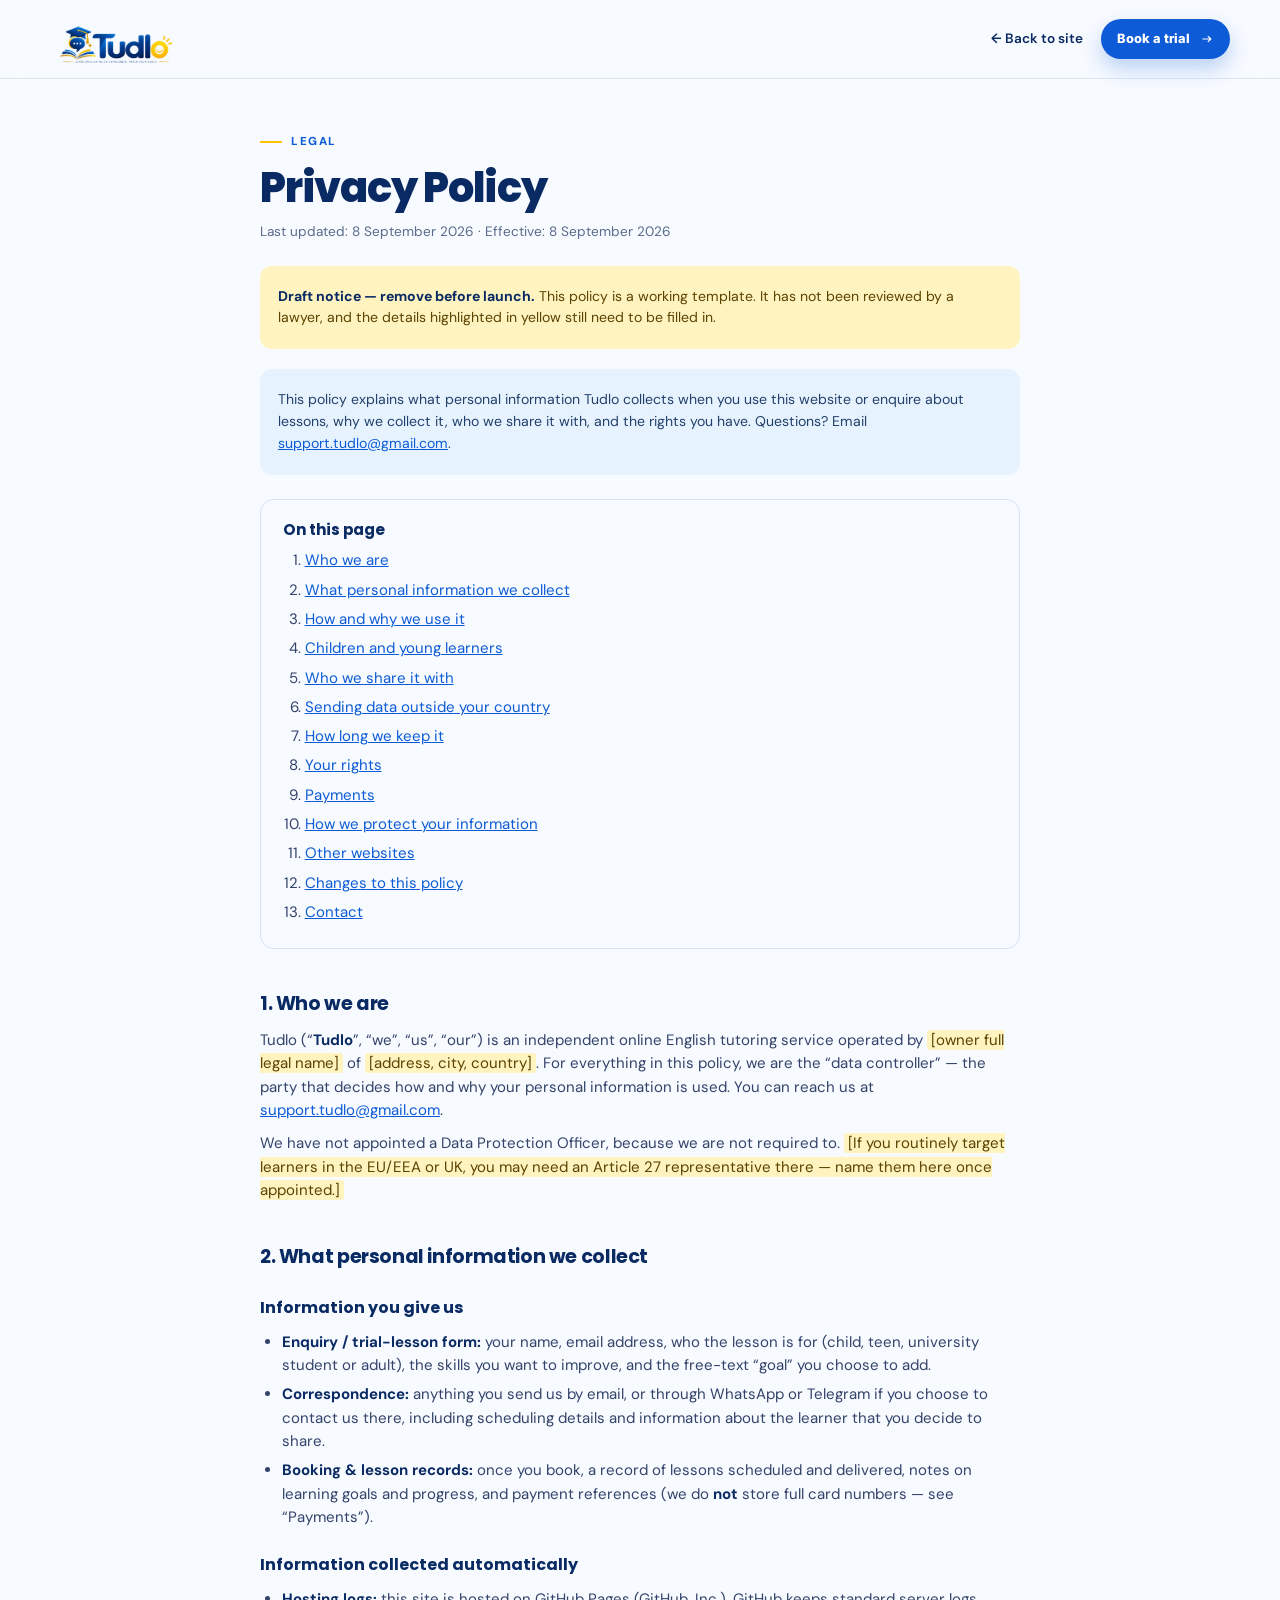
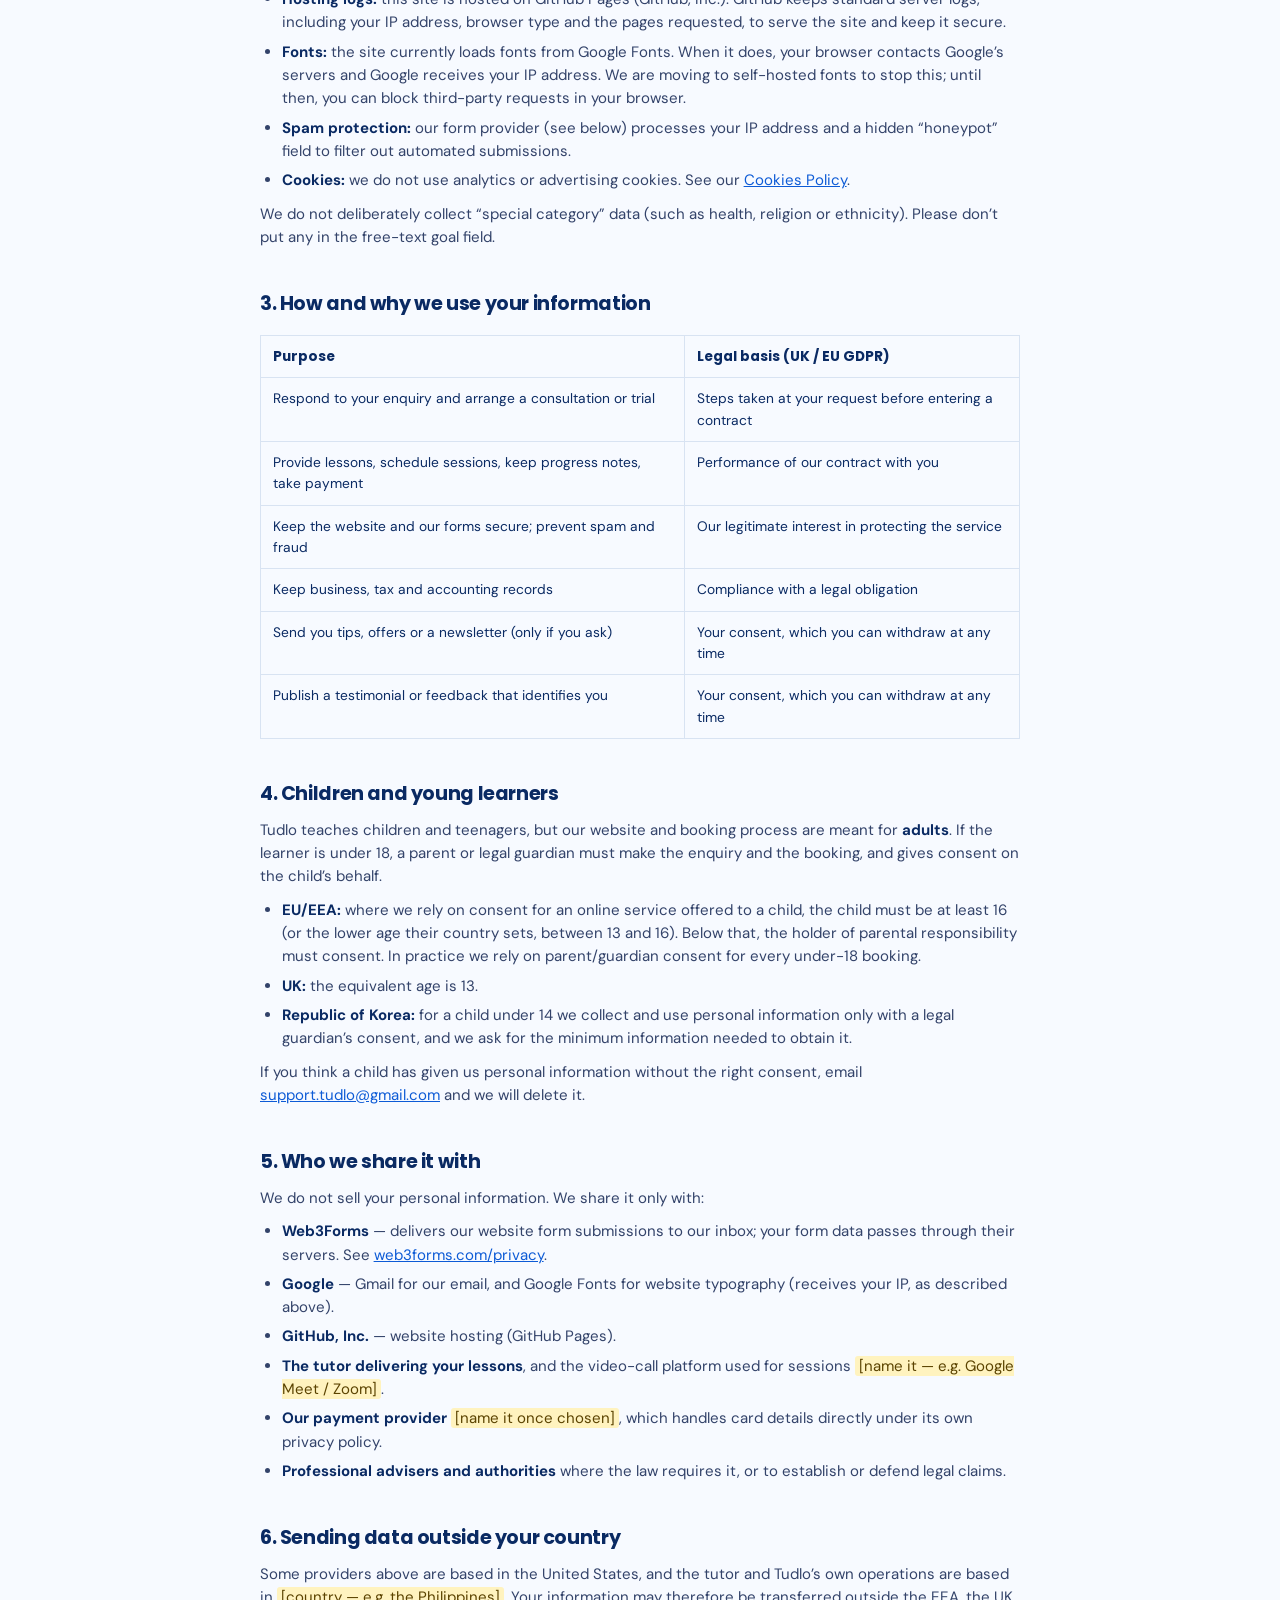
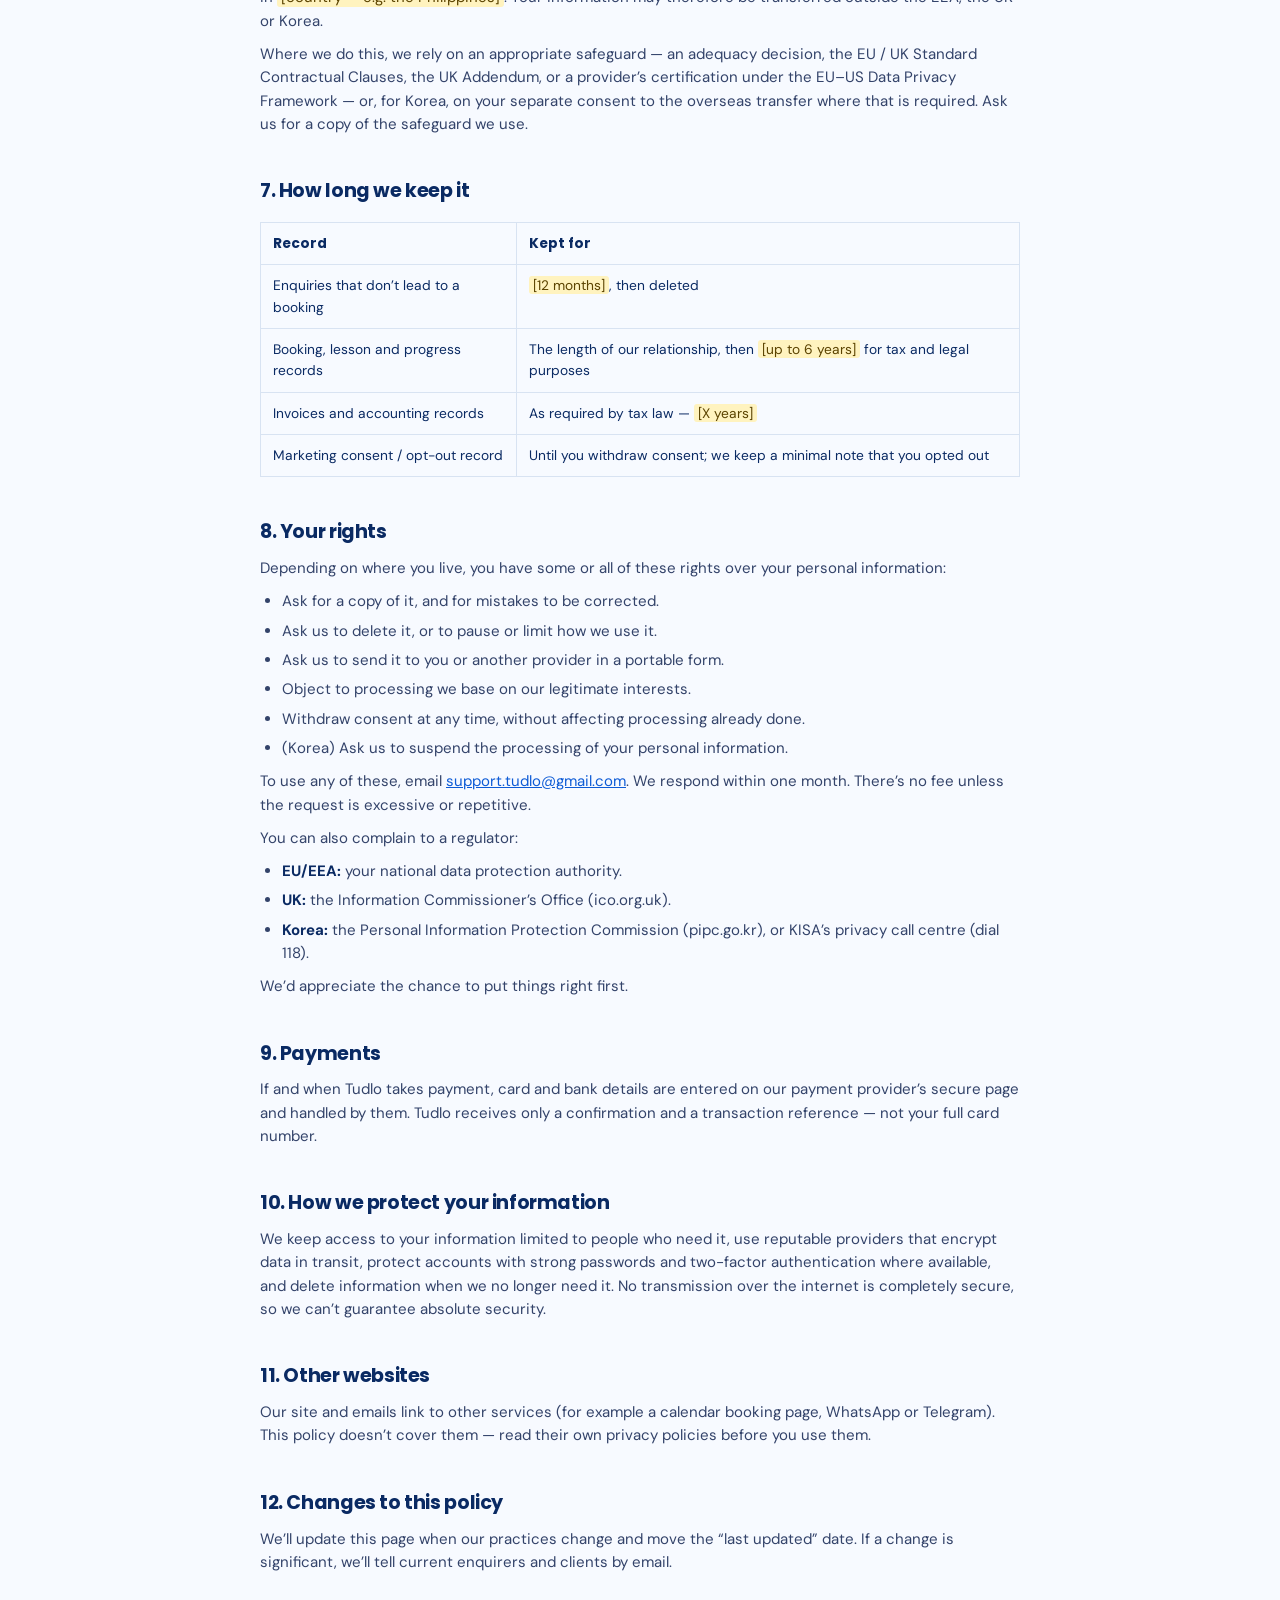
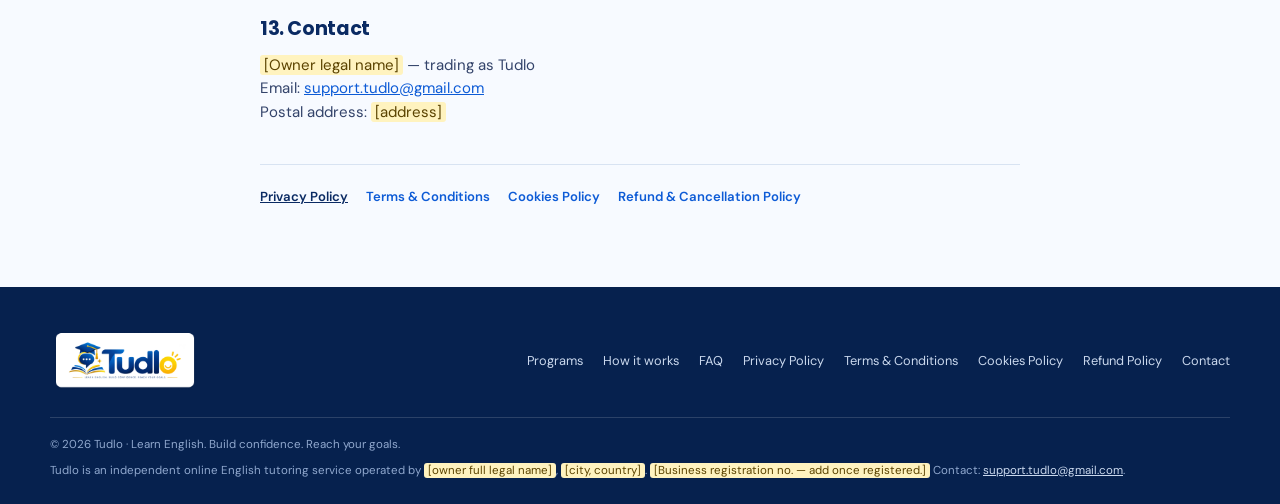
<file: privacy-policy.html>
<!doctype html>
<html lang="en">
  <!--
    ==========================================================================
    TUDLO — PRIVACY POLICY (TEMPLATE / DRAFT)
    --------------------------------------------------------------------------
    This is NOT legal advice. Tudlo works with minors and serves the EU/EEA,
    the UK and the Republic of Korea. Have it reviewed by a qualified data-
    protection lawyer for each of those markets before you rely on it.

    Before publishing:
      1. Search this file for "todo" and replace every
         <mark class="todo">[ ... ]</mark> with real information
         (owner's legal name + address, registration number once registered,
         retention periods you can actually meet, tutor's country, the
         payment provider and video platform once chosen).
      2. Remove the ".callout warn" draft notice below.
      3. Delete the "mark.todo" styling in assets/css/styles.css.
    ==========================================================================
  -->
  <head>
    <meta charset="utf-8" />
    <meta name="viewport" content="width=device-width,initial-scale=1" />
    <meta name="robots" content="all" />
    <meta
      name="description"
      content="How Tudlo collects, uses and protects your personal information."
    />
    <title>Privacy Policy — Tudlo</title>
    <link rel="icon" href="assets/logo/tudlo-logo-2.png" />
    <link rel="preconnect" href="https://fonts.googleapis.com" />
    <link rel="preconnect" href="https://fonts.gstatic.com" crossorigin />
    <link
      href="https://fonts.googleapis.com/css2?family=DM+Sans:wght@400;500;600;700&family=Poppins:wght@500;600;700;800&family=Inter:wght@400;500;600;700;800;900&display=swap"
      rel="stylesheet"
    />
    <link rel="stylesheet" href="assets/css/styles.css" />
  </head>
  <body>
    <header>
      <nav class="wrap nav">
        <a class="logo" href="index.html"
          ><img src="assets/logo/tudlo-logo-1.png" alt="Tudlo"
        /></a>
        <div class="nav-legal">
          <a href="index.html">← Back to site</a
          ><a class="btn btn-blue" href="index.html#enquire"
            >Book a trial <span class="ico-arrow" aria-hidden="true"></span
          ></a>
        </div>
      </nav>
    </header>

    <main class="legal-main">
      <article class="legal">
        <span class="eyebrow">Legal</span>
        <h1>Privacy Policy</h1>
        <p class="updated">
          Last updated: 8 September 2026 · Effective: 8 September 2026
        </p>

        <div class="callout warn">
          <p>
            <strong>Draft notice — remove before launch.</strong> This policy is
            a working template. It has not been reviewed by a lawyer, and the
            details highlighted in yellow still need to be filled in.
          </p>
        </div>

        <div class="callout">
          <p>
            This policy explains what personal information Tudlo collects when
            you use this website or enquire about lessons, why we collect it,
            who we share it with, and the rights you have. Questions? Email
            <a href="mailto:support.tudlo@gmail.com">support.tudlo@gmail.com</a>.
          </p>
        </div>

        <div class="toc">
          <h2>On this page</h2>
          <ol>
            <li><a href="#who">Who we are</a></li>
            <li><a href="#what">What personal information we collect</a></li>
            <li><a href="#use">How and why we use it</a></li>
            <li><a href="#children">Children and young learners</a></li>
            <li><a href="#sharing">Who we share it with</a></li>
            <li><a href="#transfers">Sending data outside your country</a></li>
            <li><a href="#retention">How long we keep it</a></li>
            <li><a href="#rights">Your rights</a></li>
            <li><a href="#payments">Payments</a></li>
            <li><a href="#security">How we protect your information</a></li>
            <li><a href="#links">Other websites</a></li>
            <li><a href="#changes">Changes to this policy</a></li>
            <li><a href="#contact">Contact</a></li>
          </ol>
        </div>

        <h2 id="who">1. Who we are</h2>
        <p>
          Tudlo (“<strong>Tudlo</strong>”, “we”, “us”, “our”) is an independent
          online English tutoring service operated by
          <mark class="todo">[owner full legal name]</mark> of
          <mark class="todo">[address, city, country]</mark>. For everything in
          this policy, we are the “data controller” — the party that decides how
          and why your personal information is used. You can reach us at
          <a href="mailto:support.tudlo@gmail.com">support.tudlo@gmail.com</a>.
        </p>
        <p>
          We have not appointed a Data Protection Officer, because we are not
          required to.
          <mark class="todo"
            >[If you routinely target learners in the EU/EEA or UK, you may need
            an Article 27 representative there — name them here once
            appointed.]</mark
          >
        </p>

        <h2 id="what">2. What personal information we collect</h2>
        <h3>Information you give us</h3>
        <ul>
          <li>
            <strong>Enquiry / trial-lesson form:</strong> your name, email
            address, who the lesson is for (child, teen, university student or
            adult), the skills you want to improve, and the free-text “goal” you
            choose to add.
          </li>
          <li>
            <strong>Correspondence:</strong> anything you send us by email, or
            through WhatsApp or Telegram if you choose to contact us there,
            including scheduling details and information about the learner that
            you decide to share.
          </li>
          <li>
            <strong>Booking &amp; lesson records:</strong> once you book, a
            record of lessons scheduled and delivered, notes on learning goals
            and progress, and payment references (we do <strong>not</strong>
            store full card numbers — see “Payments”).
          </li>
        </ul>
        <h3>Information collected automatically</h3>
        <ul>
          <li>
            <strong>Hosting logs:</strong> this site is hosted on GitHub Pages
            (GitHub, Inc.). GitHub keeps standard server logs, including your IP
            address, browser type and the pages requested, to serve the site and
            keep it secure.
          </li>
          <li>
            <strong>Fonts:</strong> the site currently loads fonts from Google
            Fonts. When it does, your browser contacts Google’s servers and
            Google receives your IP address. We are moving to self-hosted fonts
            to stop this; until then, you can block third-party requests in your
            browser.
          </li>
          <li>
            <strong>Spam protection:</strong> our form provider (see below)
            processes your IP address and a hidden “honeypot” field to filter
            out automated submissions.
          </li>
          <li>
            <strong>Cookies:</strong> we do not use analytics or advertising
            cookies. See our <a href="cookies-policy.html">Cookies Policy</a>.
          </li>
        </ul>
        <p>
          We do not deliberately collect “special category” data (such as
          health, religion or ethnicity). Please don’t put any in the free-text
          goal field.
        </p>

        <h2 id="use">3. How and why we use your information</h2>
        <table>
          <thead>
            <tr>
              <th>Purpose</th>
              <th>Legal basis (UK / EU GDPR)</th>
            </tr>
          </thead>
          <tbody>
            <tr>
              <td>
                Respond to your enquiry and arrange a consultation or trial
              </td>
              <td>Steps taken at your request before entering a contract</td>
            </tr>
            <tr>
              <td>
                Provide lessons, schedule sessions, keep progress notes, take
                payment
              </td>
              <td>Performance of our contract with you</td>
            </tr>
            <tr>
              <td>
                Keep the website and our forms secure; prevent spam and fraud
              </td>
              <td>Our legitimate interest in protecting the service</td>
            </tr>
            <tr>
              <td>Keep business, tax and accounting records</td>
              <td>Compliance with a legal obligation</td>
            </tr>
            <tr>
              <td>Send you tips, offers or a newsletter (only if you ask)</td>
              <td>Your consent, which you can withdraw at any time</td>
            </tr>
            <tr>
              <td>Publish a testimonial or feedback that identifies you</td>
              <td>Your consent, which you can withdraw at any time</td>
            </tr>
          </tbody>
        </table>

        <h2 id="children">4. Children and young learners</h2>
        <p>
          Tudlo teaches children and teenagers, but our website and booking
          process are meant for <strong>adults</strong>. If the learner is under
          18, a parent or legal guardian must make the enquiry and the booking,
          and gives consent on the child’s behalf.
        </p>
        <ul>
          <li>
            <strong>EU/EEA:</strong> where we rely on consent for an online
            service offered to a child, the child must be at least 16 (or the
            lower age their country sets, between 13 and 16). Below that, the
            holder of parental responsibility must consent. In practice we rely
            on parent/guardian consent for every under-18 booking.
          </li>
          <li><strong>UK:</strong> the equivalent age is 13.</li>
          <li>
            <strong>Republic of Korea:</strong> for a child under 14 we collect
            and use personal information only with a legal guardian’s consent,
            and we ask for the minimum information needed to obtain it.
          </li>
        </ul>
        <p>
          If you think a child has given us personal information without the
          right consent, email
          <a href="mailto:support.tudlo@gmail.com">support.tudlo@gmail.com</a>
          and we will delete it.
        </p>

        <h2 id="sharing">5. Who we share it with</h2>
        <p>We do not sell your personal information. We share it only with:</p>
        <ul>
          <li>
            <strong>Web3Forms</strong> — delivers our website form submissions
            to our inbox; your form data passes through their servers. See
            <a
              href="https://web3forms.com/privacy"
              target="_blank"
              rel="noopener"
              >web3forms.com/privacy</a
            >.
          </li>
          <li>
            <strong>Google</strong> — Gmail for our email, and Google Fonts for
            website typography (receives your IP, as described above).
          </li>
          <li>
            <strong>GitHub, Inc.</strong> — website hosting (GitHub Pages).
          </li>
          <li>
            <strong>The tutor delivering your lessons</strong>, and the
            video-call platform used for sessions
            <mark class="todo">[name it — e.g. Google Meet / Zoom]</mark>.
          </li>
          <li>
            <strong>Our payment provider</strong>
            <mark class="todo">[name it once chosen]</mark>, which handles card
            details directly under its own privacy policy.
          </li>
          <li>
            <strong>Professional advisers and authorities</strong> where the law
            requires it, or to establish or defend legal claims.
          </li>
        </ul>

        <h2 id="transfers">6. Sending data outside your country</h2>
        <p>
          Some providers above are based in the United States, and the tutor and
          Tudlo’s own operations are based in
          <mark class="todo">[country — e.g. the Philippines]</mark>. Your
          information may therefore be transferred outside the EEA, the UK or
          Korea.
        </p>
        <p>
          Where we do this, we rely on an appropriate safeguard — an adequacy
          decision, the EU / UK Standard Contractual Clauses, the UK Addendum,
          or a provider’s certification under the EU–US Data Privacy Framework —
          or, for Korea, on your separate consent to the overseas transfer where
          that is required. Ask us for a copy of the safeguard we use.
        </p>

        <h2 id="retention">7. How long we keep it</h2>
        <table>
          <thead>
            <tr>
              <th>Record</th>
              <th>Kept for</th>
            </tr>
          </thead>
          <tbody>
            <tr>
              <td>Enquiries that don’t lead to a booking</td>
              <td>
                <mark class="todo">[12 months]</mark>, then deleted
              </td>
            </tr>
            <tr>
              <td>Booking, lesson and progress records</td>
              <td>
                The length of our relationship, then
                <mark class="todo">[up to 6 years]</mark> for tax and legal
                purposes
              </td>
            </tr>
            <tr>
              <td>Invoices and accounting records</td>
              <td>
                As required by tax law —
                <mark class="todo">[X years]</mark>
              </td>
            </tr>
            <tr>
              <td>Marketing consent / opt-out record</td>
              <td>
                Until you withdraw consent; we keep a minimal note that you
                opted out
              </td>
            </tr>
          </tbody>
        </table>

        <h2 id="rights">8. Your rights</h2>
        <p>
          Depending on where you live, you have some or all of these rights over
          your personal information:
        </p>
        <ul>
          <li>Ask for a copy of it, and for mistakes to be corrected.</li>
          <li>Ask us to delete it, or to pause or limit how we use it.</li>
          <li>Ask us to send it to you or another provider in a portable form.</li>
          <li>Object to processing we base on our legitimate interests.</li>
          <li>
            Withdraw consent at any time, without affecting processing already
            done.
          </li>
          <li>
            (Korea) Ask us to suspend the processing of your personal
            information.
          </li>
        </ul>
        <p>
          To use any of these, email
          <a href="mailto:support.tudlo@gmail.com">support.tudlo@gmail.com</a>.
          We respond within one month. There’s no fee unless the request is
          excessive or repetitive.
        </p>
        <p>You can also complain to a regulator:</p>
        <ul>
          <li><strong>EU/EEA:</strong> your national data protection authority.</li>
          <li>
            <strong>UK:</strong> the Information Commissioner’s Office
            (ico.org.uk).
          </li>
          <li>
            <strong>Korea:</strong> the Personal Information Protection
            Commission (pipc.go.kr), or KISA’s privacy call centre (dial 118).
          </li>
        </ul>
        <p>We’d appreciate the chance to put things right first.</p>

        <h2 id="payments">9. Payments</h2>
        <p>
          If and when Tudlo takes payment, card and bank details are entered on
          our payment provider’s secure page and handled by them. Tudlo receives
          only a confirmation and a transaction reference — not your full card
          number.
        </p>

        <h2 id="security">10. How we protect your information</h2>
        <p>
          We keep access to your information limited to people who need it, use
          reputable providers that encrypt data in transit, protect accounts
          with strong passwords and two-factor authentication where available,
          and delete information when we no longer need it. No transmission over
          the internet is completely secure, so we can’t guarantee absolute
          security.
        </p>

        <h2 id="links">11. Other websites</h2>
        <p>
          Our site and emails link to other services (for example a calendar
          booking page, WhatsApp or Telegram). This policy doesn’t cover them —
          read their own privacy policies before you use them.
        </p>

        <h2 id="changes">12. Changes to this policy</h2>
        <p>
          We’ll update this page when our practices change and move the “last
          updated” date. If a change is significant, we’ll tell current
          enquirers and clients by email.
        </p>

        <h2 id="contact">13. Contact</h2>
        <p>
          <mark class="todo">[Owner legal name]</mark> — trading as Tudlo<br />
          Email:
          <a href="mailto:support.tudlo@gmail.com">support.tudlo@gmail.com</a
          ><br />
          Postal address: <mark class="todo">[address]</mark>
        </p>
      </article>

      <nav class="legal-crosslinks" aria-label="Legal pages">
        <a href="privacy-policy.html" aria-current="page">Privacy Policy</a>
        <a href="terms-and-conditions.html">Terms &amp; Conditions</a>
        <a href="cookies-policy.html">Cookies Policy</a>
        <a href="refund-policy.html">Refund &amp; Cancellation Policy</a>
      </nav>
    </main>

    <footer>
      <div class="wrap foot">
        <img src="assets/logo/tudlo-logo-2.png" alt="Tudlo" />
        <div class="foot-links">
          <a href="index.html#programs">Programs</a
          ><a href="index.html#how">How it works</a
          ><a href="index.html#faq">FAQ</a
          ><a href="privacy-policy.html">Privacy Policy</a
          ><a href="terms-and-conditions.html">Terms &amp; Conditions</a
          ><a href="cookies-policy.html">Cookies Policy</a
          ><a href="refund-policy.html">Refund Policy</a
          ><a href="mailto:support.tudlo@gmail.com">Contact</a>
        </div>
      </div>
      <div class="wrap fine">
        <p>© 2026 Tudlo · Learn English. Build confidence. Reach your goals.</p>
        <p>
          Tudlo is an independent online English tutoring service operated by
          <mark class="todo">[owner full legal name]</mark>,
          <mark class="todo">[city, country]</mark>.
          <mark class="todo"
            >[Business registration no. — add once registered.]</mark
          >
          Contact:
          <a href="mailto:support.tudlo@gmail.com">support.tudlo@gmail.com</a>.
        </p>
      </div>
    </footer>
  </body>
</html>
</file>
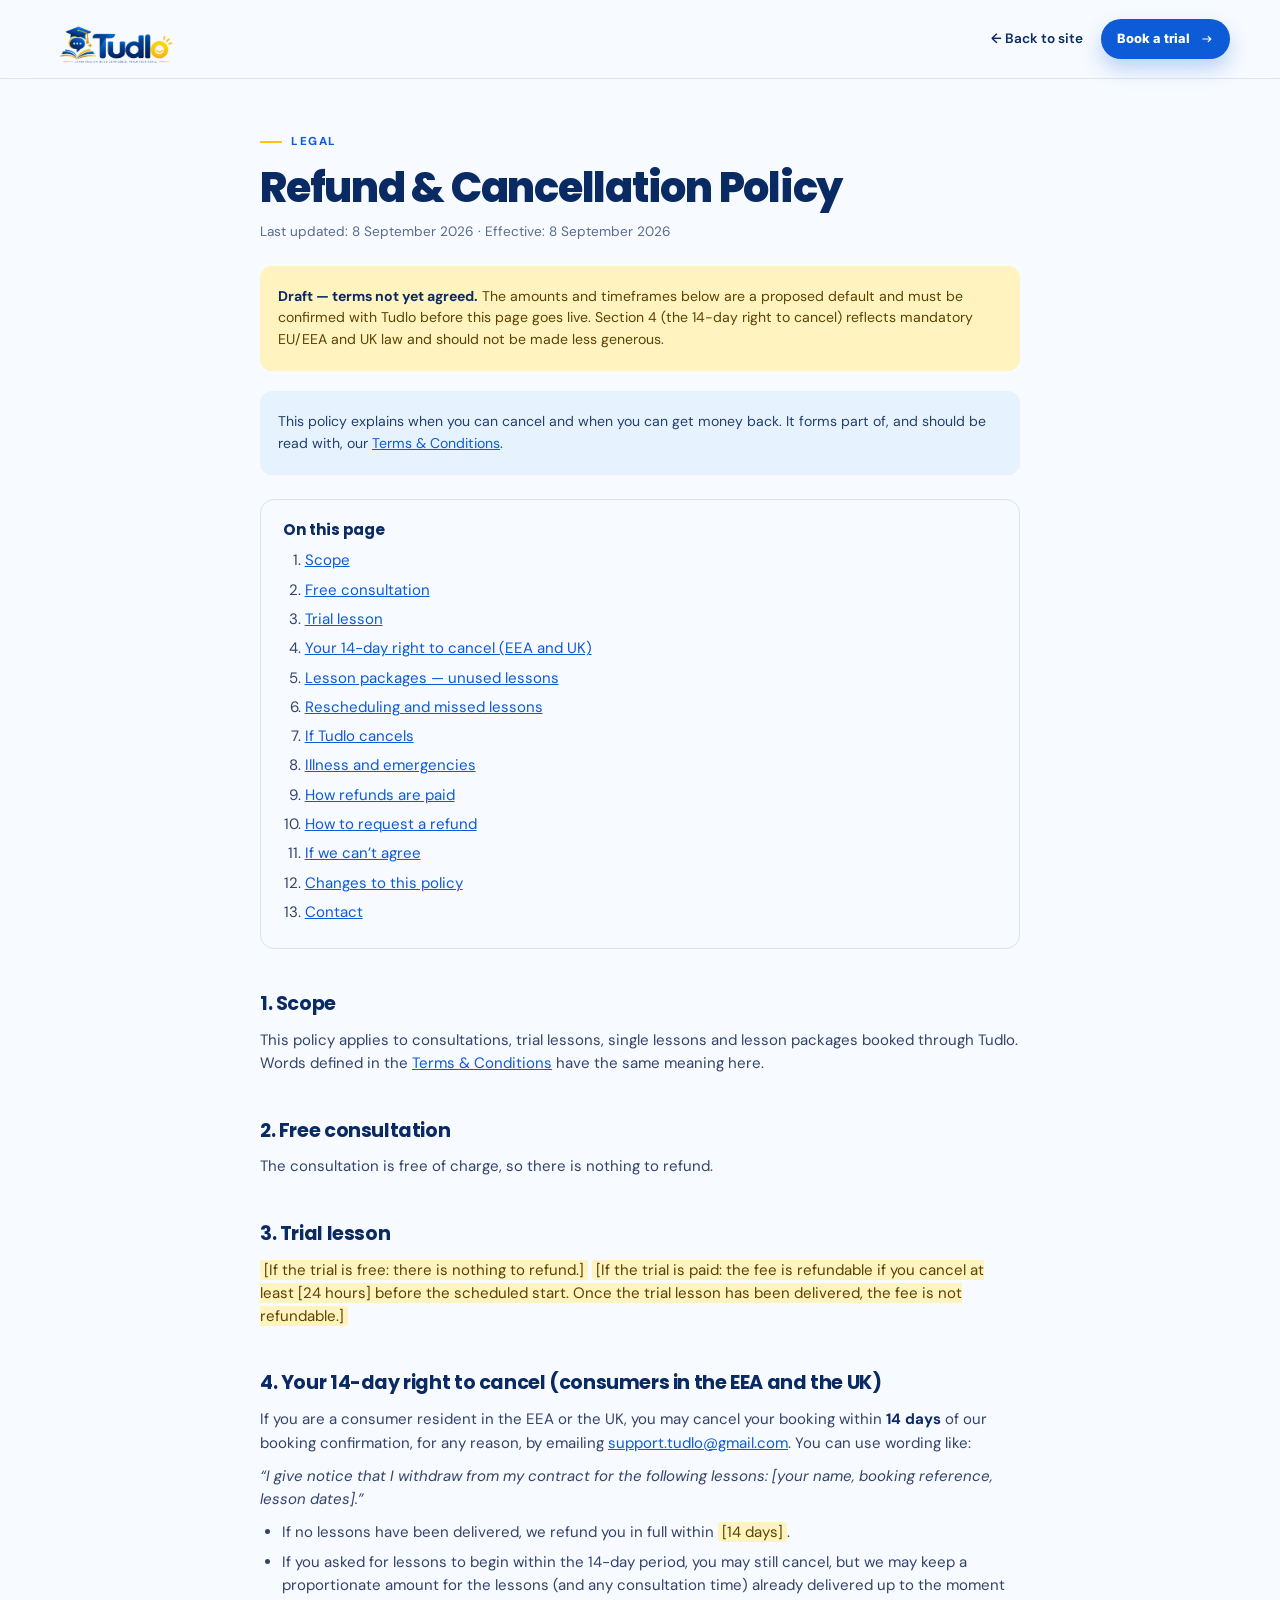
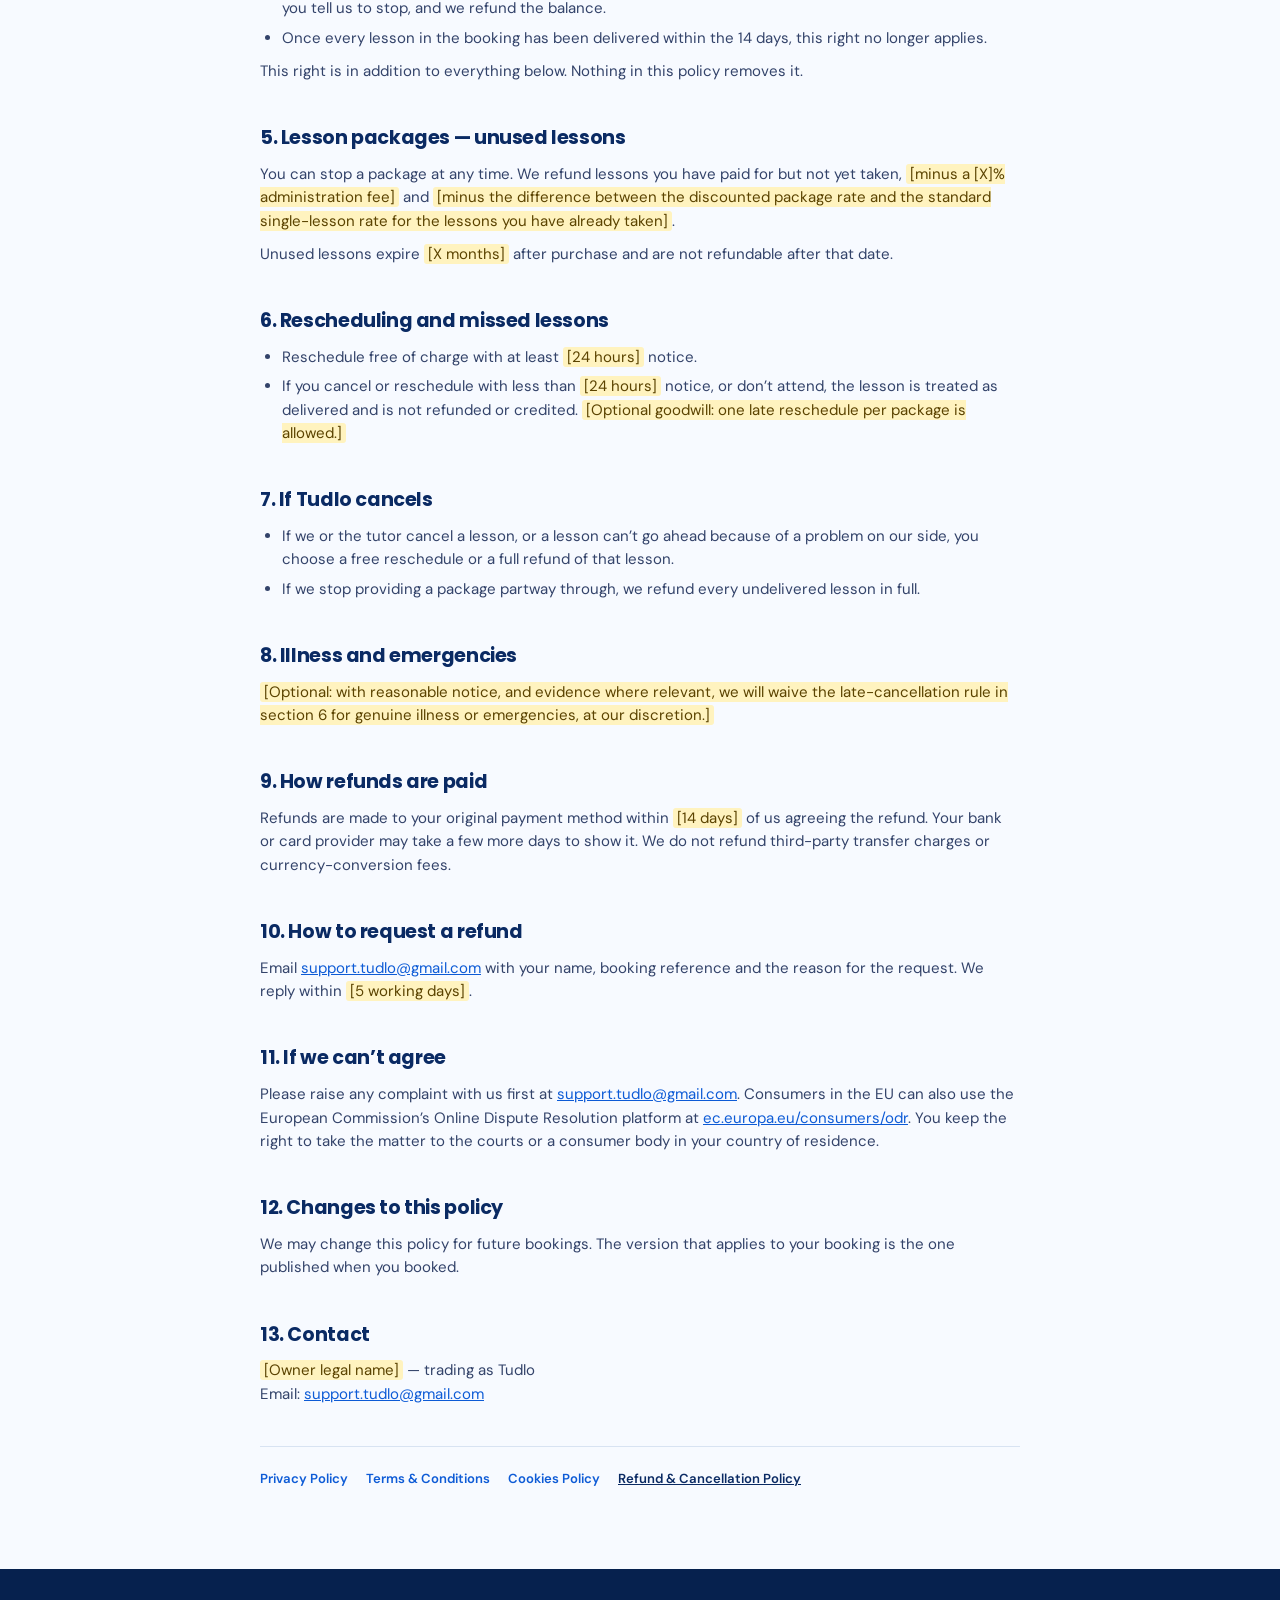
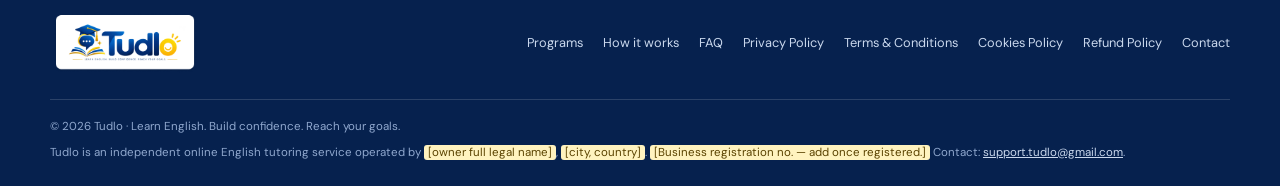
<file: refund-policy.html>
<!doctype html>
<html lang="en">
  <!--
    ==========================================================================
    TUDLO — REFUND & CANCELLATION POLICY (DRAFT — TERMS NOT YET AGREED)
    --------------------------------------------------------------------------
    NOT legal advice. The refund terms here are a PROPOSED DEFAULT and still
    need to be agreed with Tudlo / the client. When confirming them:
      - The "14-day right to cancel" section (4) reflects MANDATORY EU/EEA
        and UK law. Do not make it less generous.
      - Every figure highlighted in yellow is a placeholder to confirm:
        trial fee, admin fee %, package expiry, late-cancel notice period
        (drafted as 24 hours), refund turnaround (drafted as 14 days),
        complaint response time (drafted as 5 working days).
    Remove the ".callout warn" draft notice before launch and delete the
    "mark.todo" styling in assets/css/styles.css.
    ==========================================================================
  -->
  <head>
    <meta charset="utf-8" />
    <meta name="viewport" content="width=device-width,initial-scale=1" />
    <meta name="robots" content="all" />
    <meta
      name="description"
      content="When you can get a refund or cancel lessons booked with Tudlo."
    />
    <title>Refund &amp; Cancellation Policy — Tudlo</title>
    <link rel="icon" href="assets/logo/tudlo-logo-2.png" />
    <link rel="preconnect" href="https://fonts.googleapis.com" />
    <link rel="preconnect" href="https://fonts.gstatic.com" crossorigin />
    <link
      href="https://fonts.googleapis.com/css2?family=DM+Sans:wght@400;500;600;700&family=Poppins:wght@500;600;700;800&family=Inter:wght@400;500;600;700;800;900&display=swap"
      rel="stylesheet"
    />
    <link rel="stylesheet" href="assets/css/styles.css" />
  </head>
  <body>
    <header>
      <nav class="wrap nav">
        <a class="logo" href="index.html"
          ><img src="assets/logo/tudlo-logo-1.png" alt="Tudlo"
        /></a>
        <div class="nav-legal">
          <a href="index.html">← Back to site</a
          ><a class="btn btn-blue" href="index.html#enquire"
            >Book a trial <span class="ico-arrow" aria-hidden="true"></span
          ></a>
        </div>
      </nav>
    </header>

    <main class="legal-main">
      <article class="legal">
        <span class="eyebrow">Legal</span>
        <h1>Refund &amp; Cancellation Policy</h1>
        <p class="updated">
          Last updated: 8 September 2026 · Effective: 8 September 2026
        </p>

        <div class="callout warn">
          <p>
            <strong>Draft — terms not yet agreed.</strong> The amounts and
            timeframes below are a proposed default and must be confirmed with
            Tudlo before this page goes live. Section 4 (the 14-day right to
            cancel) reflects mandatory EU/EEA and UK law and should not be made
            less generous.
          </p>
        </div>

        <div class="callout">
          <p>
            This policy explains when you can cancel and when you can get money
            back. It forms part of, and should be read with, our
            <a href="terms-and-conditions.html">Terms &amp; Conditions</a>.
          </p>
        </div>

        <div class="toc">
          <h2>On this page</h2>
          <ol>
            <li><a href="#scope">Scope</a></li>
            <li><a href="#consultation">Free consultation</a></li>
            <li><a href="#trial">Trial lesson</a></li>
            <li><a href="#withdrawal">Your 14-day right to cancel (EEA and UK)</a></li>
            <li><a href="#packages">Lesson packages — unused lessons</a></li>
            <li><a href="#missed">Rescheduling and missed lessons</a></li>
            <li><a href="#tudlo-cancels">If Tudlo cancels</a></li>
            <li><a href="#illness">Illness and emergencies</a></li>
            <li><a href="#how-paid">How refunds are paid</a></li>
            <li><a href="#request">How to request a refund</a></li>
            <li><a href="#disputes">If we can’t agree</a></li>
            <li><a href="#changes">Changes to this policy</a></li>
            <li><a href="#contact">Contact</a></li>
          </ol>
        </div>

        <h2 id="scope">1. Scope</h2>
        <p>
          This policy applies to consultations, trial lessons, single lessons
          and lesson packages booked through Tudlo. Words defined in the
          <a href="terms-and-conditions.html">Terms &amp; Conditions</a> have
          the same meaning here.
        </p>

        <h2 id="consultation">2. Free consultation</h2>
        <p>The consultation is free of charge, so there is nothing to refund.</p>

        <h2 id="trial">3. Trial lesson</h2>
        <p>
          <mark class="todo"
            >[If the trial is free: there is nothing to refund.]</mark
          >
          <mark class="todo"
            >[If the trial is paid: the fee is refundable if you cancel at least
            [24 hours] before the scheduled start. Once the trial lesson has
            been delivered, the fee is not refundable.]</mark
          >
        </p>

        <h2 id="withdrawal">
          4. Your 14-day right to cancel (consumers in the EEA and the UK)
        </h2>
        <p>
          If you are a consumer resident in the EEA or the UK, you may cancel
          your booking within <strong>14 days</strong> of our booking
          confirmation, for any reason, by emailing
          <a href="mailto:support.tudlo@gmail.com">support.tudlo@gmail.com</a>.
          You can use wording like:
        </p>
        <p>
          <em
            >“I give notice that I withdraw from my contract for the following
            lessons: [your name, booking reference, lesson dates].”</em
          >
        </p>
        <ul>
          <li>
            If no lessons have been delivered, we refund you in full within
            <mark class="todo">[14 days]</mark>.
          </li>
          <li>
            If you asked for lessons to begin within the 14-day period, you may
            still cancel, but we may keep a proportionate amount for the lessons
            (and any consultation time) already delivered up to the moment you
            tell us to stop, and we refund the balance.
          </li>
          <li>
            Once every lesson in the booking has been delivered within the 14
            days, this right no longer applies.
          </li>
        </ul>
        <p>
          This right is in addition to everything below. Nothing in this policy
          removes it.
        </p>

        <h2 id="packages">5. Lesson packages — unused lessons</h2>
        <p>
          You can stop a package at any time. We refund lessons you have paid
          for but not yet taken,
          <mark class="todo"
            >[minus a [X]% administration fee]</mark
          >
          and
          <mark class="todo"
            >[minus the difference between the discounted package rate and the
            standard single-lesson rate for the lessons you have already
            taken]</mark
          >.
        </p>
        <p>
          Unused lessons expire
          <mark class="todo">[X months]</mark> after purchase and are not
          refundable after that date.
        </p>

        <h2 id="missed">6. Rescheduling and missed lessons</h2>
        <ul>
          <li>
            Reschedule free of charge with at least
            <mark class="todo">[24 hours]</mark> notice.
          </li>
          <li>
            If you cancel or reschedule with less than
            <mark class="todo">[24 hours]</mark> notice, or don’t attend, the
            lesson is treated as delivered and is not refunded or credited.
            <mark class="todo"
              >[Optional goodwill: one late reschedule per package is
              allowed.]</mark
            >
          </li>
        </ul>

        <h2 id="tudlo-cancels">7. If Tudlo cancels</h2>
        <ul>
          <li>
            If we or the tutor cancel a lesson, or a lesson can’t go ahead
            because of a problem on our side, you choose a free reschedule or a
            full refund of that lesson.
          </li>
          <li>
            If we stop providing a package partway through, we refund every
            undelivered lesson in full.
          </li>
        </ul>

        <h2 id="illness">8. Illness and emergencies</h2>
        <p>
          <mark class="todo"
            >[Optional: with reasonable notice, and evidence where relevant, we
            will waive the late-cancellation rule in section 6 for genuine
            illness or emergencies, at our discretion.]</mark
          >
        </p>

        <h2 id="how-paid">9. How refunds are paid</h2>
        <p>
          Refunds are made to your original payment method within
          <mark class="todo">[14 days]</mark> of us agreeing the refund. Your
          bank or card provider may take a few more days to show it. We do not
          refund third-party transfer charges or currency-conversion fees.
        </p>

        <h2 id="request">10. How to request a refund</h2>
        <p>
          Email
          <a href="mailto:support.tudlo@gmail.com">support.tudlo@gmail.com</a>
          with your name, booking reference and the reason for the request. We
          reply within <mark class="todo">[5 working days]</mark>.
        </p>

        <h2 id="disputes">11. If we can’t agree</h2>
        <p>
          Please raise any complaint with us first at
          <a href="mailto:support.tudlo@gmail.com">support.tudlo@gmail.com</a>.
          Consumers in the EU can also use the European Commission’s Online
          Dispute Resolution platform at
          <a
            href="https://ec.europa.eu/consumers/odr"
            target="_blank"
            rel="noopener"
            >ec.europa.eu/consumers/odr</a
          >. You keep the right to take the matter to the courts or a consumer
          body in your country of residence.
        </p>

        <h2 id="changes">12. Changes to this policy</h2>
        <p>
          We may change this policy for future bookings. The version that
          applies to your booking is the one published when you booked.
        </p>

        <h2 id="contact">13. Contact</h2>
        <p>
          <mark class="todo">[Owner legal name]</mark> — trading as Tudlo<br />
          Email:
          <a href="mailto:support.tudlo@gmail.com">support.tudlo@gmail.com</a>
        </p>
      </article>

      <nav class="legal-crosslinks" aria-label="Legal pages">
        <a href="privacy-policy.html">Privacy Policy</a>
        <a href="terms-and-conditions.html">Terms &amp; Conditions</a>
        <a href="cookies-policy.html">Cookies Policy</a>
        <a href="refund-policy.html" aria-current="page"
          >Refund &amp; Cancellation Policy</a
        >
      </nav>
    </main>

    <footer>
      <div class="wrap foot">
        <img src="assets/logo/tudlo-logo-2.png" alt="Tudlo" />
        <div class="foot-links">
          <a href="index.html#programs">Programs</a
          ><a href="index.html#how">How it works</a
          ><a href="index.html#faq">FAQ</a
          ><a href="privacy-policy.html">Privacy Policy</a
          ><a href="terms-and-conditions.html">Terms &amp; Conditions</a
          ><a href="cookies-policy.html">Cookies Policy</a
          ><a href="refund-policy.html">Refund Policy</a
          ><a href="mailto:support.tudlo@gmail.com">Contact</a>
        </div>
      </div>
      <div class="wrap fine">
        <p>© 2026 Tudlo · Learn English. Build confidence. Reach your goals.</p>
        <p>
          Tudlo is an independent online English tutoring service operated by
          <mark class="todo">[owner full legal name]</mark>,
          <mark class="todo">[city, country]</mark>.
          <mark class="todo"
            >[Business registration no. — add once registered.]</mark
          >
          Contact:
          <a href="mailto:support.tudlo@gmail.com">support.tudlo@gmail.com</a>.
        </p>
      </div>
    </footer>
  </body>
</html>
</file>
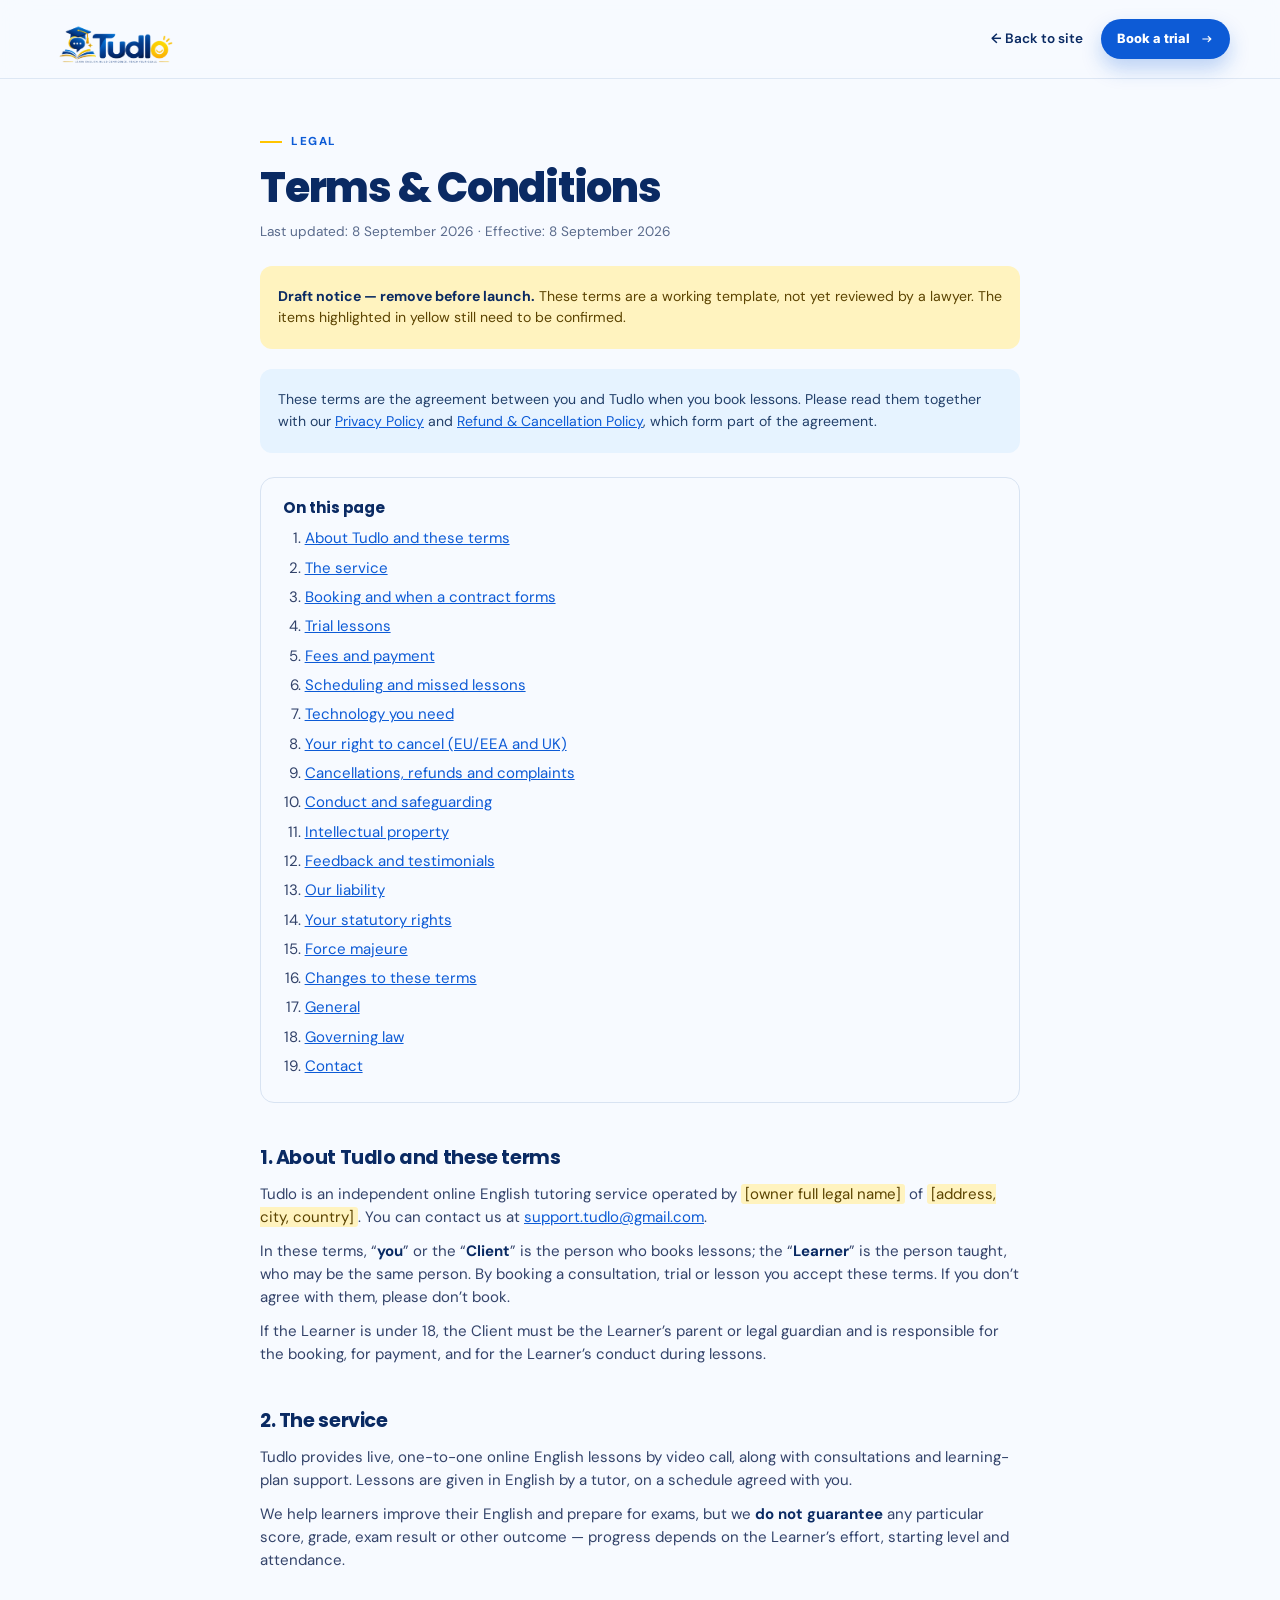
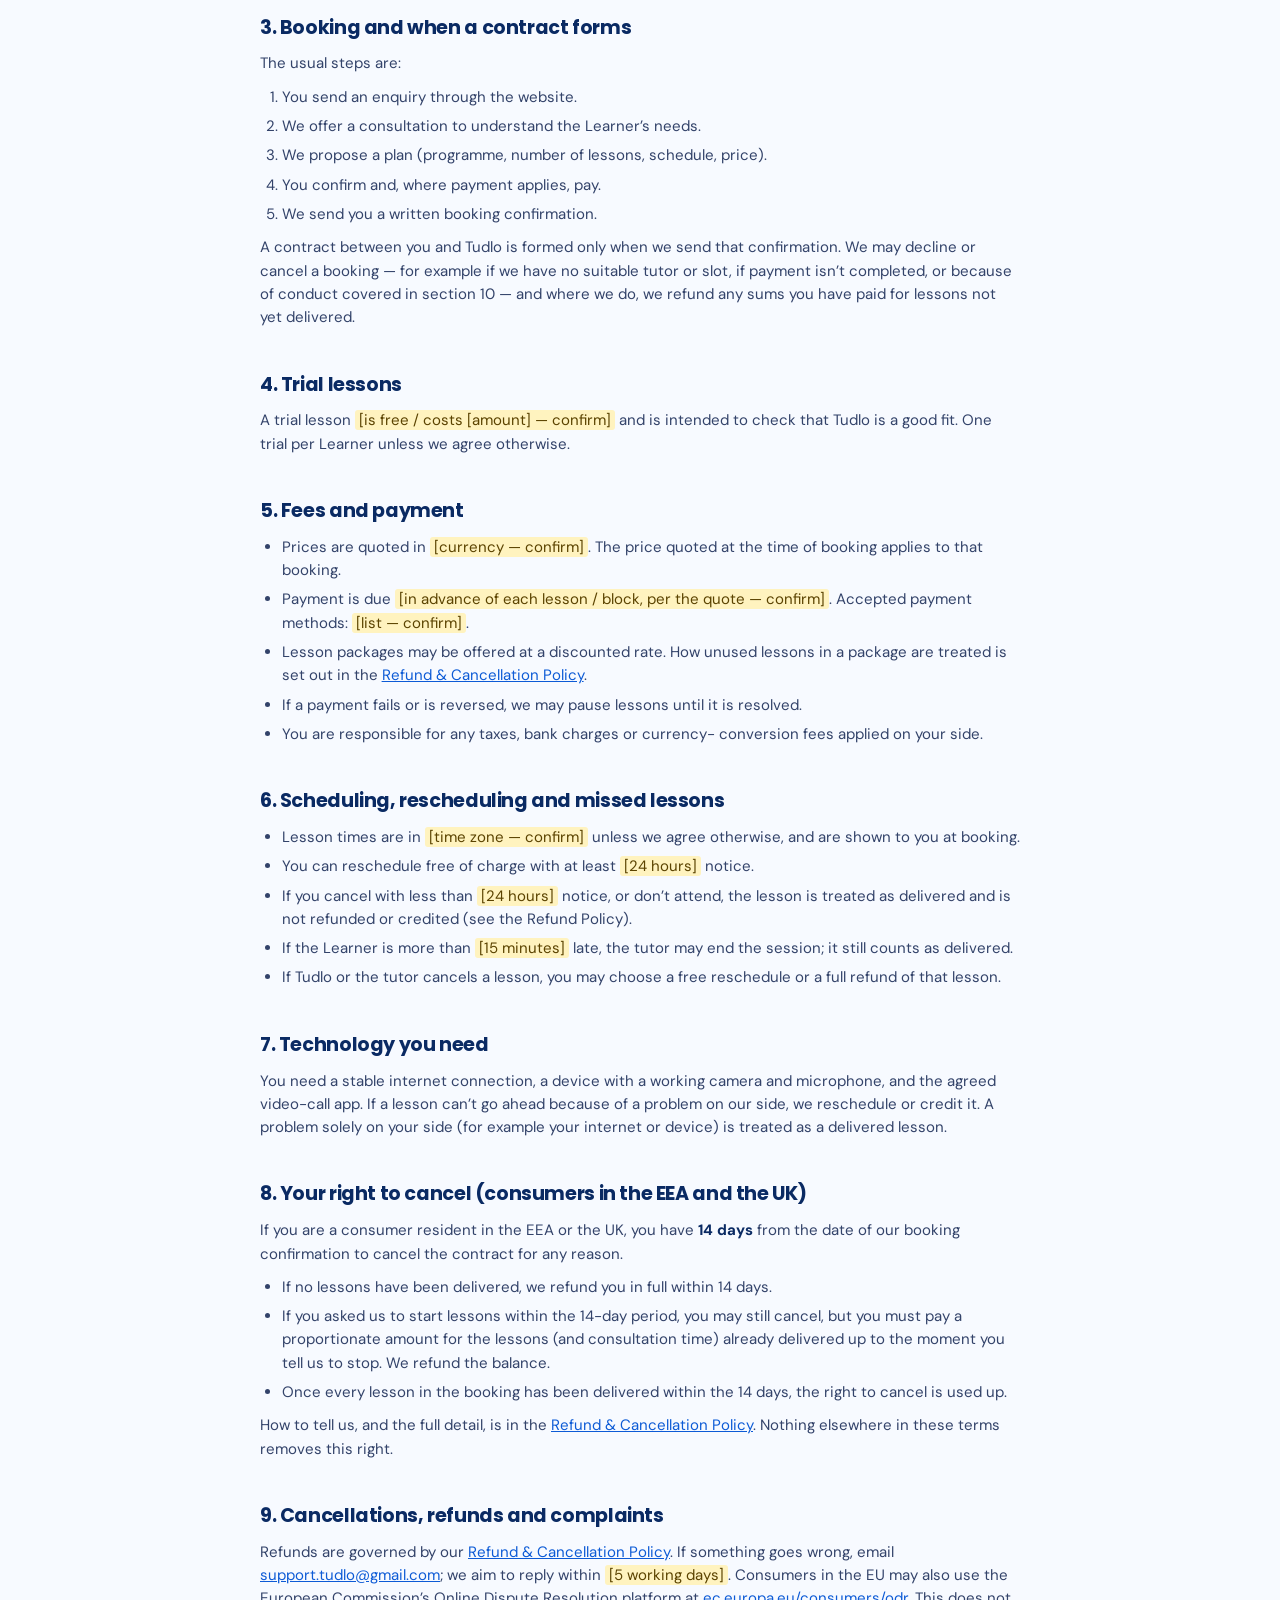
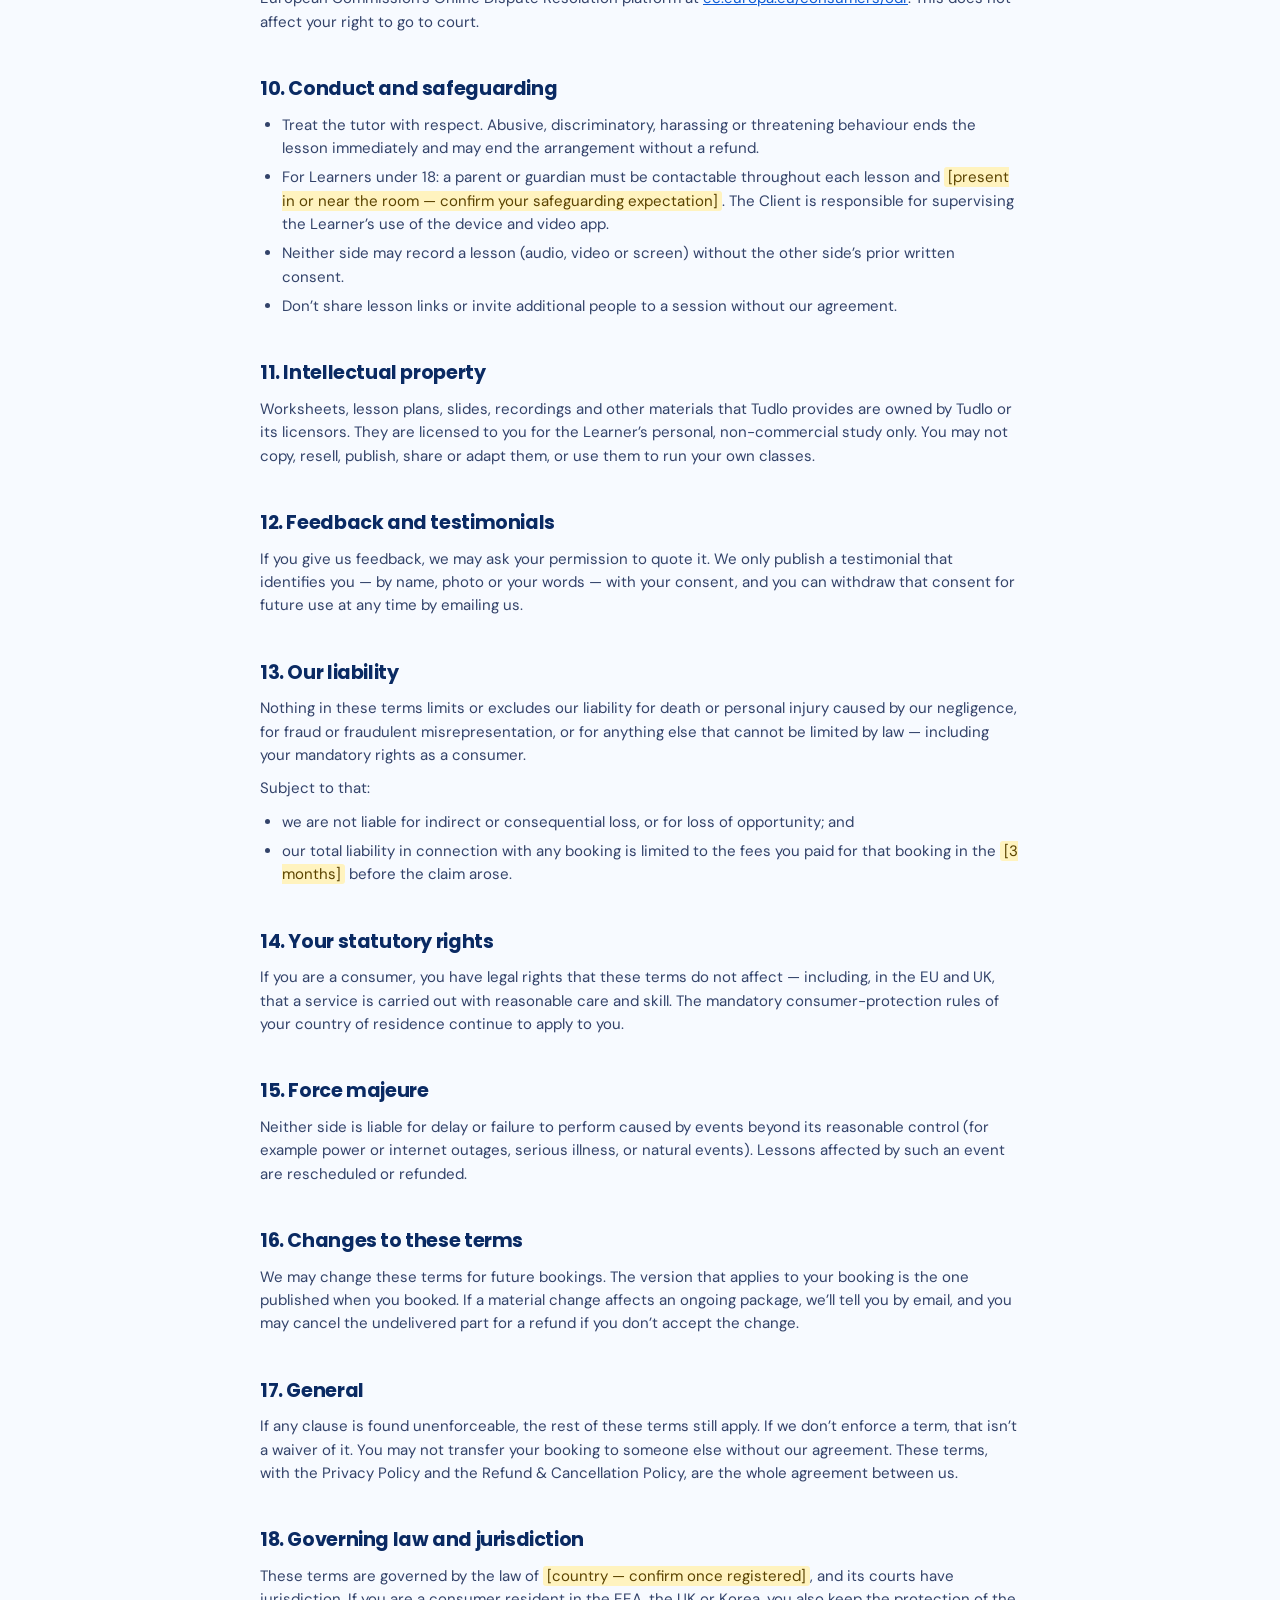
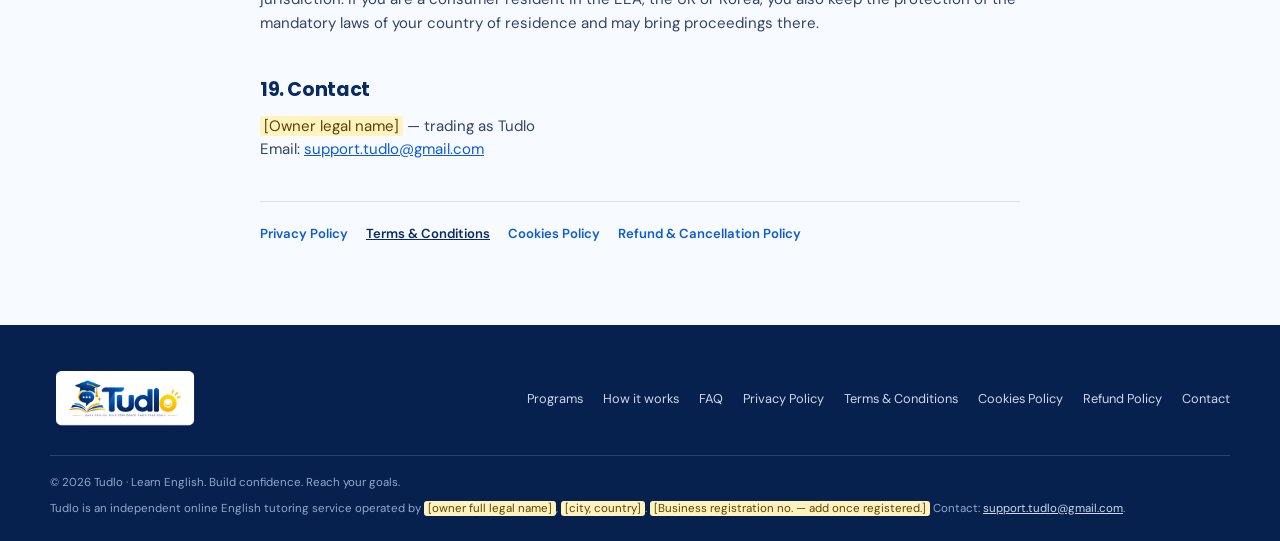
<file: terms-and-conditions.html>
<!doctype html>
<html lang="en">
  <!--
    ==========================================================================
    TUDLO — TERMS & CONDITIONS (TEMPLATE / DRAFT)
    --------------------------------------------------------------------------
    NOT legal advice. Serves consumers in the EU/EEA, the UK and Korea and
    involves minors — have a lawyer review it before launch.

    Before publishing, replace every <mark class="todo">[ ... ]</mark>:
      - owner's legal name + address, and the governing-law country
      - currency, payment methods and when payment is due
      - trial: free or paid, and the fee if paid
      - notice period for free rescheduling (drafted as 24 hours)
      - lesson time zone
      - complaint response time (drafted as 5 working days)
      - liability cap period (drafted as 3 months)
    Then remove the ".callout warn" draft notice below and the "mark.todo"
    styling in assets/css/styles.css.
    ==========================================================================
  -->
  <head>
    <meta charset="utf-8" />
    <meta name="viewport" content="width=device-width,initial-scale=1" />
    <meta name="robots" content="all" />
    <meta
      name="description"
      content="The terms that apply when you book English lessons with Tudlo."
    />
    <title>Terms &amp; Conditions — Tudlo</title>
    <link rel="icon" href="assets/logo/tudlo-logo-2.png" />
    <link rel="preconnect" href="https://fonts.googleapis.com" />
    <link rel="preconnect" href="https://fonts.gstatic.com" crossorigin />
    <link
      href="https://fonts.googleapis.com/css2?family=DM+Sans:wght@400;500;600;700&family=Poppins:wght@500;600;700;800&family=Inter:wght@400;500;600;700;800;900&display=swap"
      rel="stylesheet"
    />
    <link rel="stylesheet" href="assets/css/styles.css" />
  </head>
  <body>
    <header>
      <nav class="wrap nav">
        <a class="logo" href="index.html"
          ><img src="assets/logo/tudlo-logo-1.png" alt="Tudlo"
        /></a>
        <div class="nav-legal">
          <a href="index.html">← Back to site</a
          ><a class="btn btn-blue" href="index.html#enquire"
            >Book a trial <span class="ico-arrow" aria-hidden="true"></span
          ></a>
        </div>
      </nav>
    </header>

    <main class="legal-main">
      <article class="legal">
        <span class="eyebrow">Legal</span>
        <h1>Terms &amp; Conditions</h1>
        <p class="updated">
          Last updated: 8 September 2026 · Effective: 8 September 2026
        </p>

        <div class="callout warn">
          <p>
            <strong>Draft notice — remove before launch.</strong> These terms
            are a working template, not yet reviewed by a lawyer. The items
            highlighted in yellow still need to be confirmed.
          </p>
        </div>

        <div class="callout">
          <p>
            These terms are the agreement between you and Tudlo when you book
            lessons. Please read them together with our
            <a href="privacy-policy.html">Privacy Policy</a> and
            <a href="refund-policy.html">Refund &amp; Cancellation Policy</a>,
            which form part of the agreement.
          </p>
        </div>

        <div class="toc">
          <h2>On this page</h2>
          <ol>
            <li><a href="#about">About Tudlo and these terms</a></li>
            <li><a href="#service">The service</a></li>
            <li><a href="#booking">Booking and when a contract forms</a></li>
            <li><a href="#trial">Trial lessons</a></li>
            <li><a href="#fees">Fees and payment</a></li>
            <li><a href="#schedule">Scheduling and missed lessons</a></li>
            <li><a href="#tech">Technology you need</a></li>
            <li><a href="#withdrawal">Your right to cancel (EU/EEA and UK)</a></li>
            <li><a href="#refunds">Cancellations, refunds and complaints</a></li>
            <li><a href="#conduct">Conduct and safeguarding</a></li>
            <li><a href="#ip">Intellectual property</a></li>
            <li><a href="#feedback">Feedback and testimonials</a></li>
            <li><a href="#liability">Our liability</a></li>
            <li><a href="#statutory">Your statutory rights</a></li>
            <li><a href="#force">Force majeure</a></li>
            <li><a href="#changes">Changes to these terms</a></li>
            <li><a href="#general">General</a></li>
            <li><a href="#law">Governing law</a></li>
            <li><a href="#contact">Contact</a></li>
          </ol>
        </div>

        <h2 id="about">1. About Tudlo and these terms</h2>
        <p>
          Tudlo is an independent online English tutoring service operated by
          <mark class="todo">[owner full legal name]</mark> of
          <mark class="todo">[address, city, country]</mark>. You can contact us
          at
          <a href="mailto:support.tudlo@gmail.com">support.tudlo@gmail.com</a>.
        </p>
        <p>
          In these terms, “<strong>you</strong>” or the “<strong>Client</strong>”
          is the person who books lessons; the “<strong>Learner</strong>” is the
          person taught, who may be the same person. By booking a consultation,
          trial or lesson you accept these terms. If you don’t agree with them,
          please don’t book.
        </p>
        <p>
          If the Learner is under 18, the Client must be the Learner’s parent or
          legal guardian and is responsible for the booking, for payment, and
          for the Learner’s conduct during lessons.
        </p>

        <h2 id="service">2. The service</h2>
        <p>
          Tudlo provides live, one-to-one online English lessons by video call,
          along with consultations and learning-plan support. Lessons are given
          in English by a tutor, on a schedule agreed with you.
        </p>
        <p>
          We help learners improve their English and prepare for exams, but we
          <strong>do not guarantee</strong> any particular score, grade, exam
          result or other outcome — progress depends on the Learner’s effort,
          starting level and attendance.
        </p>

        <h2 id="booking">3. Booking and when a contract forms</h2>
        <p>The usual steps are:</p>
        <ol>
          <li>You send an enquiry through the website.</li>
          <li>We offer a consultation to understand the Learner’s needs.</li>
          <li>We propose a plan (programme, number of lessons, schedule, price).</li>
          <li>You confirm and, where payment applies, pay.</li>
          <li>We send you a written booking confirmation.</li>
        </ol>
        <p>
          A contract between you and Tudlo is formed only when we send that
          confirmation. We may decline or cancel a booking — for example if we
          have no suitable tutor or slot, if payment isn’t completed, or because
          of conduct covered in section 10 — and where we do, we refund any sums
          you have paid for lessons not yet delivered.
        </p>

        <h2 id="trial">4. Trial lessons</h2>
        <p>
          A trial lesson
          <mark class="todo">[is free / costs [amount] — confirm]</mark> and is
          intended to check that Tudlo is a good fit. One trial per Learner
          unless we agree otherwise.
        </p>

        <h2 id="fees">5. Fees and payment</h2>
        <ul>
          <li>
            Prices are quoted in
            <mark class="todo">[currency — confirm]</mark>. The price quoted at
            the time of booking applies to that booking.
          </li>
          <li>
            Payment is due
            <mark class="todo">[in advance of each lesson / block, per the
            quote — confirm]</mark
            >. Accepted payment methods:
            <mark class="todo">[list — confirm]</mark>.
          </li>
          <li>
            Lesson packages may be offered at a discounted rate. How unused
            lessons in a package are treated is set out in the
            <a href="refund-policy.html">Refund &amp; Cancellation Policy</a>.
          </li>
          <li>
            If a payment fails or is reversed, we may pause lessons until it is
            resolved.
          </li>
          <li>
            You are responsible for any taxes, bank charges or currency-
            conversion fees applied on your side.
          </li>
        </ul>

        <h2 id="schedule">6. Scheduling, rescheduling and missed lessons</h2>
        <ul>
          <li>
            Lesson times are in
            <mark class="todo">[time zone — confirm]</mark> unless we agree
            otherwise, and are shown to you at booking.
          </li>
          <li>
            You can reschedule free of charge with at least
            <mark class="todo">[24 hours]</mark> notice.
          </li>
          <li>
            If you cancel with less than
            <mark class="todo">[24 hours]</mark> notice, or don’t attend, the
            lesson is treated as delivered and is not refunded or credited (see
            the Refund Policy).
          </li>
          <li>
            If the Learner is more than
            <mark class="todo">[15 minutes]</mark> late, the tutor may end the
            session; it still counts as delivered.
          </li>
          <li>
            If Tudlo or the tutor cancels a lesson, you may choose a free
            reschedule or a full refund of that lesson.
          </li>
        </ul>

        <h2 id="tech">7. Technology you need</h2>
        <p>
          You need a stable internet connection, a device with a working camera
          and microphone, and the agreed video-call app. If a lesson can’t go
          ahead because of a problem on our side, we reschedule or credit it. A
          problem solely on your side (for example your internet or device) is
          treated as a delivered lesson.
        </p>

        <h2 id="withdrawal">8. Your right to cancel (consumers in the EEA and the UK)</h2>
        <p>
          If you are a consumer resident in the EEA or the UK, you have
          <strong>14 days</strong> from the date of our booking confirmation to
          cancel the contract for any reason.
        </p>
        <ul>
          <li>
            If no lessons have been delivered, we refund you in full within 14
            days.
          </li>
          <li>
            If you asked us to start lessons within the 14-day period, you may
            still cancel, but you must pay a proportionate amount for the
            lessons (and consultation time) already delivered up to the moment
            you tell us to stop. We refund the balance.
          </li>
          <li>
            Once every lesson in the booking has been delivered within the 14
            days, the right to cancel is used up.
          </li>
        </ul>
        <p>
          How to tell us, and the full detail, is in the
          <a href="refund-policy.html">Refund &amp; Cancellation Policy</a>.
          Nothing elsewhere in these terms removes this right.
        </p>

        <h2 id="refunds">9. Cancellations, refunds and complaints</h2>
        <p>
          Refunds are governed by our
          <a href="refund-policy.html">Refund &amp; Cancellation Policy</a>. If
          something goes wrong, email
          <a href="mailto:support.tudlo@gmail.com">support.tudlo@gmail.com</a>;
          we aim to reply within
          <mark class="todo">[5 working days]</mark>. Consumers in the EU may
          also use the European Commission’s Online Dispute Resolution platform
          at
          <a
            href="https://ec.europa.eu/consumers/odr"
            target="_blank"
            rel="noopener"
            >ec.europa.eu/consumers/odr</a
          >. This does not affect your right to go to court.
        </p>

        <h2 id="conduct">10. Conduct and safeguarding</h2>
        <ul>
          <li>
            Treat the tutor with respect. Abusive, discriminatory, harassing or
            threatening behaviour ends the lesson immediately and may end the
            arrangement without a refund.
          </li>
          <li>
            For Learners under 18: a parent or guardian must be contactable
            throughout each lesson and
            <mark class="todo">[present in or near the room — confirm your
            safeguarding expectation]</mark
            >. The Client is responsible for supervising the Learner’s use of the
            device and video app.
          </li>
          <li>
            Neither side may record a lesson (audio, video or screen) without
            the other side’s prior written consent.
          </li>
          <li>
            Don’t share lesson links or invite additional people to a session
            without our agreement.
          </li>
        </ul>

        <h2 id="ip">11. Intellectual property</h2>
        <p>
          Worksheets, lesson plans, slides, recordings and other materials that
          Tudlo provides are owned by Tudlo or its licensors. They are licensed
          to you for the Learner’s personal, non-commercial study only. You may
          not copy, resell, publish, share or adapt them, or use them to run
          your own classes.
        </p>

        <h2 id="feedback">12. Feedback and testimonials</h2>
        <p>
          If you give us feedback, we may ask your permission to quote it. We
          only publish a testimonial that identifies you — by name, photo or
          your words — with your consent, and you can withdraw that consent for
          future use at any time by emailing us.
        </p>

        <h2 id="liability">13. Our liability</h2>
        <p>
          Nothing in these terms limits or excludes our liability for death or
          personal injury caused by our negligence, for fraud or fraudulent
          misrepresentation, or for anything else that cannot be limited by law —
          including your mandatory rights as a consumer.
        </p>
        <p>Subject to that:</p>
        <ul>
          <li>
            we are not liable for indirect or consequential loss, or for loss of
            opportunity; and
          </li>
          <li>
            our total liability in connection with any booking is limited to the
            fees you paid for that booking in the
            <mark class="todo">[3 months]</mark> before the claim arose.
          </li>
        </ul>

        <h2 id="statutory">14. Your statutory rights</h2>
        <p>
          If you are a consumer, you have legal rights that these terms do not
          affect — including, in the EU and UK, that a service is carried out
          with reasonable care and skill. The mandatory consumer-protection
          rules of your country of residence continue to apply to you.
        </p>

        <h2 id="force">15. Force majeure</h2>
        <p>
          Neither side is liable for delay or failure to perform caused by
          events beyond its reasonable control (for example power or internet
          outages, serious illness, or natural events). Lessons affected by such
          an event are rescheduled or refunded.
        </p>

        <h2 id="changes">16. Changes to these terms</h2>
        <p>
          We may change these terms for future bookings. The version that
          applies to your booking is the one published when you booked. If a
          material change affects an ongoing package, we’ll tell you by email,
          and you may cancel the undelivered part for a refund if you don’t
          accept the change.
        </p>

        <h2 id="general">17. General</h2>
        <p>
          If any clause is found unenforceable, the rest of these terms still
          apply. If we don’t enforce a term, that isn’t a waiver of it. You may
          not transfer your booking to someone else without our agreement. These
          terms, with the Privacy Policy and the Refund &amp; Cancellation
          Policy, are the whole agreement between us.
        </p>

        <h2 id="law">18. Governing law and jurisdiction</h2>
        <p>
          These terms are governed by the law of
          <mark class="todo">[country — confirm once registered]</mark>, and its
          courts have jurisdiction. If you are a consumer resident in the EEA,
          the UK or Korea, you also keep the protection of the mandatory laws of
          your country of residence and may bring proceedings there.
        </p>

        <h2 id="contact">19. Contact</h2>
        <p>
          <mark class="todo">[Owner legal name]</mark> — trading as Tudlo<br />
          Email:
          <a href="mailto:support.tudlo@gmail.com">support.tudlo@gmail.com</a>
        </p>
      </article>

      <nav class="legal-crosslinks" aria-label="Legal pages">
        <a href="privacy-policy.html">Privacy Policy</a>
        <a href="terms-and-conditions.html" aria-current="page"
          >Terms &amp; Conditions</a
        >
        <a href="cookies-policy.html">Cookies Policy</a>
        <a href="refund-policy.html">Refund &amp; Cancellation Policy</a>
      </nav>
    </main>

    <footer>
      <div class="wrap foot">
        <img src="assets/logo/tudlo-logo-2.png" alt="Tudlo" />
        <div class="foot-links">
          <a href="index.html#programs">Programs</a
          ><a href="index.html#how">How it works</a
          ><a href="index.html#faq">FAQ</a
          ><a href="privacy-policy.html">Privacy Policy</a
          ><a href="terms-and-conditions.html">Terms &amp; Conditions</a
          ><a href="cookies-policy.html">Cookies Policy</a
          ><a href="refund-policy.html">Refund Policy</a
          ><a href="mailto:support.tudlo@gmail.com">Contact</a>
        </div>
      </div>
      <div class="wrap fine">
        <p>© 2026 Tudlo · Learn English. Build confidence. Reach your goals.</p>
        <p>
          Tudlo is an independent online English tutoring service operated by
          <mark class="todo">[owner full legal name]</mark>,
          <mark class="todo">[city, country]</mark>.
          <mark class="todo"
            >[Business registration no. — add once registered.]</mark
          >
          Contact:
          <a href="mailto:support.tudlo@gmail.com">support.tudlo@gmail.com</a>.
        </p>
      </div>
    </footer>
  </body>
</html>
</file>
<file: assets/css/styles.css>
:root {
  --ink: #0a2a63;
  --ink-2: #06265e;
  --blue: #0d5bd6;
  --blue-deep: #093f9e;
  --gold: #ffc400;
  --sky: #e6f3ff;
  --mint: #dcf7ea;
  --lilac: #ece7ff;
  --peach: #ffe6d7;
  --paper: #f7faff;
  --muted: #5a6b8c;
  --line: #d8e3f2;
  --white: #fff;
  --max: 1180px;
}
* {
  box-sizing: border-box;
}
html {
  scroll-behavior: smooth;
}
body {
  margin: 0;
  background: var(--paper);
  color: var(--ink);
  font-family:
    "DM Sans",
    Inter,
    ui-sans-serif,
    system-ui,
    -apple-system,
    "Segoe UI",
    sans-serif;
  line-height: 1.55;
  -webkit-font-smoothing: antialiased;
}
a {
  text-decoration: none;
  color: inherit;
}
button,
input,
select {
  font: inherit;
}
img {
  max-width: 100%;
}
.wrap {
  width: min(var(--max), calc(100% - 40px));
  margin: auto;
}
.btn {
  cursor: pointer;
  border: 0;
  border-radius: 999px;
  padding: 14px 22px;
  font-weight: 800 !important;
  font-family: Inter;
  display: inline-flex;
  align-items: center;
  justify-content: center;
  gap: 9px;
  transition:
    0.2s transform,
    0.2s box-shadow;
}
.btn:hover {
  transform: translateY(-2px);
}
.btn-blue {
  background: var(--blue);
  color: #fff;
  box-shadow: 0 10px 20px rgba(13, 91, 214, 0.25);
}
.btn-white {
  background: #fff;
  color: var(--ink);
  box-shadow: 0 4px 12px rgba(4, 38, 94, 0.1);
}
.eyebrow {
  font-size: 0.72rem;
  font-weight: 800;
  font-family:
    DM Sans,
    sans-serif;
  letter-spacing: 0.14em;
  text-transform: uppercase;
  color: var(--blue);
  display: flex;
  align-items: center;
  gap: 9px;
  white-space: nowrap;
}
.eyebrow:before {
  content: "";
  height: 2px;
  width: 22px;
  background: var(--gold);
}
h1,
h2,
h3,
p {
  margin: 0;
}
h1,
h2,
h3 {
  font-family: Poppins, Inter, sans-serif;
}
.heading {
  font-family:
    Inter,
    ui-sans-serif,
    system-ui,
    -apple-system,
    "Segoe UI",
    sans-serif;
  font-size: clamp(2.1rem, 4.3vw, 3.5rem);
  line-height: 1.08;
  letter-spacing: -0.06em;
  font-weight: 900;
}
/* keeps a section title on the exact same lines at every screen size */
.heading-split {
  white-space: nowrap;
  /* JS (fitHeadings) refines this per-heading; clamp is the no-JS fallback */
  font-size: clamp(1.5rem, 6.4vw, 4rem);
}
.heading-split span {
  display: block;
  white-space: nowrap;
}
/* let grid/flex columns shrink so a nowrap title can't blow out the row */
.hero-top > *,
.journey-intro > *,
.why-grid > *,
.teacher-grid > *,
.program-head > *,
.stories-head > *,
.flexfit-box > *,
.faq-grid > *,
.cta-box > * {
  min-width: 0;
}
.hl {
  color: var(--blue);
}
.lead {
  color: var(--muted);
  font-size: 1.02rem;
  max-width: 540px;
}
/* narrower variant of .lead — used in the Programs section header */
.lead-narrow {
  max-width: 340px;
}

/* shared arrow icon (Material Symbols arrow_right_alt, inlined so it works on
   file:// too) — painted with currentColor via CSS mask */
.ico-arrow {
  display: inline-block;
  width: 1.15em;
  height: 1.15em;
  flex: none;
  background-color: currentColor;
  -webkit-mask: url("data:image/svg+xml,%3Csvg%20xmlns='http://www.w3.org/2000/svg'%20viewBox='0%20-960%20960%20960'%3E%3Cpath%20fill='%23000'%20d='M646-440H200q-17%200-28.5-11.5T160-480q0-17%2011.5-28.5T200-520h446L532-634q-12-12-11.5-28t11.5-28q12-12%2028.5-12.5T589-691l183%20183q6%206%208.5%2013t2.5%2015q0%208-2.5%2015t-8.5%2013L589-269q-12%2012-28.5%2011.5T532-270q-11-12-11.5-28t11.5-28l114-114Z'/%3E%3C/svg%3E")
    no-repeat center / contain;
  mask: url("data:image/svg+xml,%3Csvg%20xmlns='http://www.w3.org/2000/svg'%20viewBox='0%20-960%20960%20960'%3E%3Cpath%20fill='%23000'%20d='M646-440H200q-17%200-28.5-11.5T160-480q0-17%2011.5-28.5T200-520h446L532-634q-12-12-11.5-28t11.5-28q12-12%2028.5-12.5T589-691l183%20183q6%206%208.5%2013t2.5%2015q0%208-2.5%2015t-8.5%2013L589-269q-12%2012-28.5%2011.5T532-270q-11-12-11.5-28t11.5-28l114-114Z'/%3E%3C/svg%3E")
    no-repeat center / contain;
  vertical-align: -0.22em;
}
.ico-arrow.left {
  transform: rotate(180deg);
}

/* ---------- header ---------- */
header {
  background: rgba(247, 250, 255, 0.9);
  backdrop-filter: blur(14px);
  position: sticky;
  top: 0;
  z-index: 20;
  border-bottom: 1px solid rgba(216, 227, 242, 0.8);
}
.nav {
  height: 78px;
  display: flex;
  justify-content: space-between;
  align-items: center;
}
.logo img {
  width: 132px;
  height: 54px;
  object-fit: contain;
  display: block;
}
.nav-links {
  display: flex;
  gap: 26px;
  align-items: center;
  font-size: 0.88rem;
  font-weight: 600;
}
.nav-links a:hover {
  color: var(--blue);
}
.nav-links .btn {
  font-size: 0.83rem;
  padding: 11px 18px;
}
.menu {
  display: none;
  border: 0;
  background: none;
  font-size: 1.6rem;
  color: var(--ink);
}

/* ---------- hero ---------- */
.hero {
  padding: 60px 0 30px;
  overflow: hidden;
}
.hero-top {
  display: grid;
  grid-template-columns: 1fr 0.92fr;
  gap: 44px;
  align-items: center;
}
.hero h1 {
  font-family:
    Inter,
    ui-sans-serif,
    system-ui,
    -apple-system,
    "Segoe UI",
    sans-serif;
  font-size: clamp(2rem, 7.2vw, 4.6rem);
  line-height: 1.02;
  letter-spacing: -0.06em;
  font-weight: 900;
  margin: 16px 0 20px;
  white-space: nowrap;
}
.hero h1 span {
  display: block;
  white-space: nowrap;
}
.hero-actions {
  display: flex;
  gap: 12px;
  flex-wrap: wrap;
  margin-top: 26px;
}
.hero-copy .tiny {
  color: var(--muted);
  font-size: 0.8rem;
  margin-top: 16px;
}
.hero-art {
  height: 470px;
  position: relative;
}
.hero-photo {
  position: absolute;
  inset: 0;
  border-radius: 32px;
  background: var(--lilac);
  overflow: hidden;
}
.hero-photo img {
  height: 100%;
  width: 100%;
  object-fit: cover;
  object-position: center 20%;
}
.bubble {
  font-family: Inter, sans-serif;
  position: absolute;
  z-index: 2;
  background: #fff;
  border-radius: 15px;
  padding: 12px 16px;
  box-shadow: 0 14px 36px rgba(5, 41, 97, 0.16);
  font-size: 0.76rem;
  font-weight: 600;
  max-width: 220px;
}
.bubble b {
  display: block;
  font-size: 1rem;
  font-family: Inter, sans-serif;
  color: var(--blue);
  margin-bottom: 2px;
}
.bubble.one {
  top: 26px;
  left: -22px;
}
.bubble.two {
  right: -16px;
  bottom: 34px;
  background: var(--gold);
  color: var(--ink);
}
.bubble.two b {
  color: var(--ink);
}

/* ---------- journey ---------- */
.journey {
  padding: 40px 0 90px;
}
.journey-intro {
  display: flex;
  justify-content: space-between;
  gap: 30px;
  align-items: end;
  margin-bottom: 26px;
}
.journey-intro p {
  max-width: 360px;
  color: var(--muted);
  font-size: 1.02rem;
}
.journey-grid {
  display: grid;
  grid-template-columns: repeat(3, 1fr);
  gap: 16px;
}
.journey-card {
  min-height: 400px;
  position: relative;
  border-radius: 24px;
  overflow: hidden;
  isolation: isolate;
  padding: 26px;
  display: flex;
  flex-direction: column;
  justify-content: flex-end;
}
.journey-card img {
  position: absolute;
  inset: 0;
  width: 100%;
  height: 100%;
  object-fit: cover;
  z-index: -2;
}
.journey-card:after {
  content: "";
  inset: 0;
  position: absolute;
  z-index: -1;
  background: linear-gradient(
    0deg,
    rgba(4, 24, 66, 0.9),
    rgba(4, 24, 66, 0.05) 72%
  );
}
.journey-card:nth-child(2):after {
  background: linear-gradient(
    0deg,
    rgba(19, 58, 60, 0.9),
    rgba(19, 58, 60, 0.05) 72%
  );
}
.journey-card:nth-child(3):after {
  background: linear-gradient(
    0deg,
    rgba(41, 33, 92, 0.9),
    rgba(41, 33, 92, 0.05) 72%
  );
}
.journey-card h3 {
  font-size: clamp(1.5rem, 2.4vw, 2rem);
  color: #fff;
  letter-spacing: -0.03em;
  line-height: 1.08;
  font-weight: 700;
}
.journey-card p {
  color: #fff;
  opacity: 0.9;
  font-size: 0.86rem;
  margin: 8px 0 16px;
}
.journey-card a {
  font-size: 0.83rem;
  color: #fff;
  font-weight: 700;
  font-family: Poppins, Inter, sans-serif;
  display: inline-flex;
  align-items: center;
  transition: 0.25s transform;
}
.journey-card a span {
  margin-left: 4px;
  transition: 0.25s transform;
}
.journey-card a:hover {
  transform: translateY(-3px);
}
.journey-card a:hover span {
  animation: float-arrow 0.9s ease-in-out infinite;
}
@keyframes float-arrow {
  0%,
  100% {
    transform: translate(0, 0);
  }
  50% {
    transform: translate(4px, -4px);
  }
}
@media (prefers-reduced-motion: reduce) {
  .journey-card a:hover span {
    animation: none;
  }
}
.ribbon {
  margin-top: 16px;
  border-radius: 16px;
  background: var(--ink-2);
  padding: 16px 24px;
  text-align: center;
  color: #fff;
  font-size: 0.9rem;
  font-weight: 600;
  font-family: Poppins, Inter, sans-serif;
}
.ribbon b {
  color: var(--gold);
  margin: 0 10px;
}

/* ---------- why ---------- */
.why {
  background: #fff;
  padding: 92px 0;
}
.why-grid {
  display: grid;
  grid-template-columns: 0.85fr 1.15fr;
  gap: 60px;
}
.why h2 {
  margin: 14px 0 18px;
}
.feature-cards {
  display: grid;
  grid-template-columns: 1fr 1fr;
  gap: 15px;
}
.feature {
  border-radius: 18px;
  padding: 26px;
  min-height: 190px;
  transition:
    0.25s transform,
    0.25s box-shadow;
}
.feature:hover {
  transform: translateY(-6px);
  box-shadow: 0 18px 34px rgba(4, 38, 94, 0.12);
}
.feature:nth-child(1) {
  background: var(--peach);
}
.feature:nth-child(2) {
  background: var(--sky);
}
.feature:nth-child(3) {
  background: var(--mint);
}
.feature:nth-child(4) {
  background: var(--lilac);
}
.feature-icon {
  font-size: 1.6rem;
  display: inline-block;
  transition: 0.25s transform;
}
.feature:hover .feature-icon {
  animation: float-icon 1.6s ease-in-out infinite;
}
@keyframes float-icon {
  0%,
  100% {
    transform: translateY(0) rotate(0deg);
  }
  50% {
    transform: translateY(-8px) rotate(-6deg);
  }
}
@media (prefers-reduced-motion: reduce) {
  .feature:hover .feature-icon {
    animation: none;
  }
}
.feature h3 {
  font-size: 1.02rem;
  letter-spacing: -0.02em;
  margin: 18px 0 6px;
  font-weight: 700;
}
.feature p {
  font-size: 0.84rem;
  color: #4f607c;
}
.feature p strong {
  color: #0a1226;
  font-weight: 700;
}

/* ---------- how ---------- */
.path {
  padding: 96px 0;
  background: linear-gradient(180deg, #eef5ff, #fff);
}
.path-head {
  text-align: center;
  max-width: 640px;
  margin: 0 auto 46px;
}
.path-head .eyebrow {
  justify-content: center;
}
.path-head .eyebrow:before {
  display: none;
}
.path-head h2 {
  margin: 14px 0;
}
.path-head .lead {
  margin: auto;
}
.steps {
  display: grid;
  grid-template-columns: repeat(3, 1fr);
}
.step {
  padding: 0 32px;
  border-right: 1px solid var(--line);
}
.step:first-child {
  padding-left: 0;
}
.step:last-child {
  border: 0;
  padding-right: 0;
}
.step-number {
  width: 46px;
  height: 46px;
  border-radius: 14px;
  display: grid;
  place-items: center;
  background: var(--gold);
  font-weight: 800;
  font-family: Poppins, Inter, sans-serif;
  font-size: 0.85rem;
  margin-bottom: 20px;
}
.step:nth-child(2) .step-number {
  background: var(--mint);
}
.step:nth-child(3) .step-number {
  background: var(--lilac);
}
.step h3 {
  font-size: 1.15rem;
  letter-spacing: -0.02em;
  font-weight: 700;
}
.step p {
  font-size: 0.88rem;
  color: var(--muted);
  margin-top: 8px;
}

/* ---------- teacher ---------- */
.teacher {
  padding: 96px 0;
  background: #fff;
}
.teacher-grid {
  display: grid;
  grid-template-columns: 0.9fr 1.1fr;
  gap: 56px;
  align-items: center;
}
.teacher-photo {
  position: relative;
  min-height: 540px;
  display: flex;
  align-items: flex-end;
  justify-content: center;
}
.teacher-photo img {
  width: 106%;
  max-width: none;
  object-fit: contain;
  display: block;
  align-self: flex-end;
}
.teacher-chip {
  position: absolute;
  left: 0;
  bottom: 16px;
  background: #fff;
  border-radius: 16px;
  padding: 16px 22px;
  box-shadow: 0 18px 44px rgba(5, 41, 97, 0.13);
  line-height: 1.35;
}
.teacher-chip b {
  display: block;
  font-family: Poppins, Inter, sans-serif;
  font-weight: 800;
  color: var(--blue);
  font-size: 1.05rem;
}
.teacher-chip span {
  font-family: Poppins, Inter, sans-serif;
  font-weight: 700;
  color: var(--ink);
  font-size: 0.8rem;
}
.teacher h2 {
  margin: 14px 0 16px;
  font-weight: 800;
}
.teacher-tags {
  display: flex;
  flex-wrap: wrap;
  gap: 10px;
  margin: 22px 0 28px;
}
.teacher-tags span {
  border: 1px solid var(--line);
  border-radius: 999px;
  padding: 9px 18px;
  font-size: 0.82rem;
  font-weight: 600;
  font-family: Poppins, Inter, sans-serif;
  color: var(--ink);
}

/* ---------- programs ---------- */
.programs {
  padding: 96px 0;
  background: var(--ink-2);
  color: #fff;
}
.program-head {
  display: flex;
  align-items: end;
  justify-content: space-between;
  gap: 40px;
  margin-bottom: 34px;
}
.program-head .eyebrow {
  color: var(--white);
}
.program-head .lead {
  color: #c9d8f0;
}
.program-grid {
  display: grid;
  grid-template-columns: repeat(3, 1fr);
  gap: 16px;
}
.program {
  border-radius: 20px;
  padding: 26px;
  min-height: 250px;
  display: flex;
  flex-direction: column;
}
.program:nth-child(1) {
  background: var(--gold);
  color: var(--ink);
}
.program:nth-child(2) {
  background: var(--mint);
  color: var(--ink);
}
.program:nth-child(3) {
  background: var(--lilac);
  color: var(--ink);
}
.program-label {
  font-size: 0.68rem;
  font-weight: 800;
  font-family: Poppins, Inter, sans-serif;
  letter-spacing: 0.1em;
  text-transform: uppercase;
}
.program h3 {
  font-size: 1.5rem;
  line-height: 1.1;
  letter-spacing: -0.03em;
  margin: 34px 0 10px;
  font-weight: 700;
}
.program p {
  font-size: 0.87rem;
}
.program a {
  margin-top: auto;
  padding-top: 18px;
  font-size: 0.84rem;
  font-weight: 800;
  font-family: Poppins, Inter, sans-serif;
  display: inline-flex;
  align-items: center;
  transition: 0.25s transform;
}
.program a span {
  margin-left: 5px;
  transition: 0.25s transform;
}
.program a:hover {
  transform: translateY(-3px);
}
.program a:hover span {
  animation: float-arrow 0.9s ease-in-out infinite;
}
@media (prefers-reduced-motion: reduce) {
  .program a:hover span {
    animation: none;
  }
}

/* ---------- stories ---------- */
.stories {
  padding: 96px 0;
}
.stories-head {
  display: flex;
  justify-content: space-between;
  align-items: end;
  gap: 35px;
  margin-bottom: 32px;
}
.stories-head h2 {
  margin-top: 14px;
}
.stories-head p {
  max-width: 360px;
  color: var(--muted);
  font-size: 1.02rem;
}
.carousel-controls {
  display: flex;
  gap: 9px;
  flex: none;
  justify-content: flex-end;
  margin-top: 20px;
}
.carousel-btn {
  width: 43px;
  height: 43px;
  border-radius: 50%;
  border: 1px solid var(--line);
  background: #fff;
  color: var(--ink);
  font-size: 1.2rem;
  cursor: pointer;
  transition: 0.2s;
  display: inline-flex;
  align-items: center;
  justify-content: center;
}
.carousel-btn .ico-arrow {
  vertical-align: 0;
}
.carousel-btn:hover {
  background: var(--blue);
  border-color: var(--blue);
  color: #fff;
}
.stories-grid {
  display: flex;
  gap: 17px;
  overflow-x: auto;
  padding: 2px 1px 12px;
  scrollbar-width: none;
}
.stories-grid::-webkit-scrollbar {
  display: none;
}
.story {
  flex: 0 0 calc((100% - 34px) / 3);
  border: 1px solid var(--line);
  border-radius: 22px;
  padding: 30px;
  min-height: 340px;
  display: flex;
  flex-direction: column;
}
.story:nth-child(3n + 1) {
  background: #fff;
}
.story:nth-child(3n + 2) {
  background: var(--sky);
}
.story:nth-child(3n) {
  background: var(--mint);
}
.quote-mark {
  font-family: Georgia, serif;
  font-size: 3rem;
  line-height: 0.5;
  color: var(--blue);
  margin-top: 12px;
}
.quote {
  font-size: clamp(1.15rem, 1.8vw, 1.5rem);
  line-height: 1.3;
  letter-spacing: -0.02em;
  font-family: Poppins, Inter, sans-serif;
  font-weight: 500;
  margin: 16px 0 28px;
}
.person {
  display: flex;
  align-items: center;
  gap: 11px;
  font-size: 0.8rem;
  margin-top: auto;
}
.person img {
  width: 42px;
  height: 42px;
  border-radius: 50%;
  object-fit: cover;
}
.person b {
  display: block;
  font-family: Poppins, Inter, sans-serif;
}
.person .role {
  color: var(--muted);
  font-size: 0.74rem;
}

/* ---------- flexible ---------- */
.flexfit {
  padding: 20px 0 96px;
}
.flexfit-box {
  background: linear-gradient(120deg, var(--blue), var(--blue-deep));
  border-radius: 30px;
  color: #fff;
  display: grid;
  grid-template-columns: 1fr 0.95fr;
  gap: 40px;
  align-items: center;
  padding: 56px;
  overflow: hidden;
}
.flexfit-box .eyebrow {
  color: var(--white);
}
.flexfit-box .eyebrow:before {
  background: var(--gold);
}
.flexfit-box h2 {
  margin: 14px 0 16px;
}
.flexfit-box p {
  color: #dcefff;
  max-width: 460px;
}
.flexfit-art {
  position: relative;
  height: 470px;
}
.flexfit-art img {
  position: absolute;
  inset: 0;
  width: 100%;
  height: 100%;
  object-fit: cover;
  /* % keeps the crop proportional as the frame resizes (responsive by nature);
     ~65% keeps the child + laptop in view instead of the empty left wall */
  object-position: 65% center;
  border-radius: 32px;
}
.flexfit-badge {
  position: absolute;
  right: -32px;
  bottom: 16px;
  background: var(--gold);
  color: var(--ink);
  border-radius: 18px;
  padding: 18px 22px;
  font-size: 0.82rem;
  font-weight: 700;
  line-height: 1.35;
  max-width: 250px;
  box-shadow: 0 18px 38px rgba(4, 24, 66, 0.32);
}
.flexfit-badge b {
  display: block;
  font-family: Poppins, Inter, sans-serif;
  font-size: 1.08rem;
  margin-bottom: 3px;
}

/* ---------- faq ---------- */
.faq {
  padding: 90px 0;
  background: #fff;
}
.faq-grid {
  display: grid;
  grid-template-columns: 0.8fr 1.2fr;
  gap: 66px;
}
.faq h2 {
  margin: 14px 0;
}
.faq-list {
  border-top: 1px solid var(--line);
}
details {
  border-bottom: 1px solid var(--line);
  padding: 19px 0;
}
summary {
  cursor: pointer;
  list-style: none;
  font-weight: 700;
  font-family: Poppins, Inter, sans-serif;
  font-size: 0.94rem;
  display: flex;
  justify-content: space-between;
  gap: 15px;
}
summary::-webkit-details-marker {
  display: none;
}
summary:after {
  content: "+";
  font-size: 1.3rem;
  color: var(--blue);
  line-height: 0.8;
}
details[open] summary:after {
  content: "−";
}
details p {
  font-size: 0.87rem;
  color: var(--muted);
  margin: 12px 30px 0 0;
}

/* ---------- cta ---------- */
.cta {
  padding: 84px 0;
}
.cta-box {
  background: linear-gradient(115deg, var(--blue), #092f83);
  border-radius: 28px;
  padding: 54px 7%;
  color: #fff;
  display: flex;
  justify-content: space-between;
  align-items: center;
  gap: 30px;
  position: relative;
  overflow: hidden;
}
.cta-box:after {
  content: "✦";
  position: absolute;
  right: 6%;
  top: -50px;
  font-size: 15rem;
  color: rgba(255, 255, 255, 0.1);
}
.cta-box h2 {
  font-family:
    Inter,
    ui-sans-serif,
    system-ui,
    -apple-system,
    "Segoe UI",
    sans-serif;
  font-size: clamp(1.6rem, 3.8vw, 3.3rem);
  letter-spacing: -0.06em;
  line-height: 1.05;
  margin: 12px 0;
  font-weight: 900;
  white-space: nowrap;
}
.cta-box h2 span {
  display: block;
  white-space: nowrap;
}
.cta-box p {
  color: #dbe9ff;
  max-width: 540px;
}
.cta-box .btn {
  position: relative;
  z-index: 1;
  flex: none;
}

/* ---------- footer ---------- */
footer {
  background: #06214e;
  color: #cad8ed;
  padding: 44px 0 24px;
}
.foot {
  display: flex;
  align-items: center;
  justify-content: space-between;
  gap: 25px;
}
.foot img {
  width: 150px;
  height: 60px;
  object-fit: contain;
}
.foot-links {
  display: flex;
  gap: 20px;
  font-size: 0.8rem;
  flex-wrap: wrap;
}
.foot-links a:hover {
  color: #fff;
}
.fine {
  border-top: 1px solid rgba(255, 255, 255, 0.15);
  margin-top: 26px;
  padding-top: 18px;
  color: #90a8ce;
  font-size: 0.72rem;
}

/* ---------- modal ---------- */
.modal-backdrop {
  display: none;
  position: fixed;
  inset: 0;
  z-index: 50;
  background: rgba(2, 21, 57, 0.64);
  align-items: center;
  justify-content: center;
  padding: 20px;
}
.modal-backdrop.show {
  display: flex;
}
.modal {
  width: min(535px, 100%);
  background: #fff;
  border-radius: 22px;
  padding: 30px;
  position: relative;
}
.modal-close {
  position: absolute;
  right: 15px;
  top: 12px;
  border: 0;
  background: none;
  font-size: 1.7rem;
  color: var(--muted);
  cursor: pointer;
}
.modal h2 {
  letter-spacing: -0.03em;
  margin: 10px 0 4px;
  font-weight: 700;
}
.modal > p {
  color: var(--muted);
  font-size: 0.88rem;
  margin: 0 0 17px;
}
.form-grid {
  display: grid;
  grid-template-columns: 1fr 1fr;
  gap: 12px;
}
.field {
  display: grid;
  gap: 5px;
  min-width: 0;
}
.field.full {
  grid-column: 1/-1;
}
.field label {
  font-size: 0.74rem;
  font-weight: 700;
}
.field input,
.field select {
  width: 100%;
  min-width: 0;
  border: 1px solid var(--line);
  border-radius: 10px;
  padding: 11px;
  background: #fff;
}
.success {
  display: none;
  background: var(--mint);
  border-radius: 10px;
  padding: 10px;
  font-size: 0.84rem;
  color: #155b3d;
  margin-top: 12px;
  font-weight: 600;
}
.success.is-error {
  background: #fde7e7;
  color: #a12626;
}

/* ---------- responsive ---------- */
@media (max-width: 900px) {
  .nav-links {
    display: none;
  }
  .nav-links.open {
    display: flex;
    position: absolute;
    top: 77px;
    left: 0;
    right: 0;
    background: #fff;
    padding: 20px;
    flex-direction: column;
    align-items: stretch;
    border-bottom: 1px solid var(--line);
  }
  .menu {
    display: block;
  }
  .hero-top,
  .why-grid,
  .faq-grid,
  .teacher-grid,
  .flexfit-box {
    grid-template-columns: 1fr;
  }
  .hero-art {
    max-width: 600px;
    width: 100%;
    height: 420px;
    margin: auto;
  }
  .flexfit-art {
    height: 420px;
  }
  .flexfit-art img {
    object-position: 60% center;
  }
  .journey-grid,
  .program-grid {
    grid-template-columns: 1fr 1fr;
  }
  .journey-card:last-child,
  .program:last-child {
    grid-column: 1/-1;
  }
  .journey-card:last-child {
    min-height: 320px;
  }
  .steps {
    grid-template-columns: 1fr;
    gap: 22px;
  }
  .step {
    border-right: 0;
    border-bottom: 1px solid var(--line);
    padding: 0 0 22px;
  }
  .step:last-child {
    border: 0;
    padding-bottom: 0;
  }
  .journey-intro,
  .stories-head,
  .program-head {
    display: block;
  }
  .journey-intro p,
  .stories-head p,
  .program-head .lead {
    margin-top: 14px;
    max-width: none;
  }
  .carousel-controls {
    margin-top: 18px;
  }
  .story {
    flex-basis: calc((100% - 17px) / 2);
  }
  .flexfit-box {
    padding: 40px;
  }
  .cta-box {
    display: block;
  }
  .cta-box .btn {
    margin-top: 22px;
  }
}
/* ---------- form consent ---------- */
.consent {
  display: flex;
  gap: 10px;
  align-items: flex-start;
  margin-top: 16px;
  font-size: 0.78rem;
  line-height: 1.5;
  color: var(--muted);
}
.consent input {
  flex: none;
  width: 16px;
  height: 16px;
  margin-top: 2px;
  accent-color: var(--blue);
}
.consent a {
  color: var(--blue);
  text-decoration: underline;
}

/* ---------- footer legal notice ---------- */
.fine p {
  margin: 0;
}
.fine p + p {
  margin-top: 8px;
}
.fine a {
  color: #cad8ed;
  text-decoration: underline;
}

/* editable placeholders — delete this rule once every [ ... ] is filled in */
mark.todo {
  background: #fff3bf;
  color: #5b4300;
  padding: 0 4px;
  border-radius: 3px;
  font-style: normal;
}

/* ---------- legal pages ---------- */
.nav-legal {
  display: flex;
  align-items: center;
  gap: 18px;
  font-size: 0.85rem;
  font-weight: 600;
}
.nav-legal .btn {
  font-size: 0.8rem;
  padding: 10px 16px;
}
.legal-main {
  padding: 54px 0 80px;
}
.legal {
  width: min(760px, calc(100% - 40px));
  margin: 0 auto;
}
.legal .eyebrow {
  margin-bottom: 14px;
}
.legal h1 {
  font-family: Poppins, Inter, sans-serif;
  font-size: clamp(1.9rem, 5vw, 2.6rem);
  letter-spacing: -0.03em;
  line-height: 1.1;
  font-weight: 800;
  margin-bottom: 10px;
}
.legal .updated {
  color: var(--muted);
  font-size: 0.85rem;
  margin-bottom: 24px;
}
.legal h2 {
  font-family: Poppins, Inter, sans-serif;
  font-size: 1.2rem;
  letter-spacing: -0.02em;
  margin: 40px 0 10px;
  font-weight: 700;
}
.legal h3 {
  font-family: Poppins, Inter, sans-serif;
  font-size: 1rem;
  margin: 24px 0 8px;
  font-weight: 700;
}
.legal p,
.legal li {
  color: #33436a;
  font-size: 0.94rem;
}
.legal p {
  margin: 10px 0;
}
.legal ul,
.legal ol {
  margin: 10px 0;
  padding-left: 1.35em;
}
.legal li {
  margin: 6px 0;
}
.legal a {
  color: var(--blue);
  text-decoration: underline;
}
.legal strong {
  color: var(--ink);
}
.legal code {
  background: var(--paper);
  border: 1px solid var(--line);
  border-radius: 5px;
  padding: 1px 5px;
  font-size: 0.86em;
}
.legal table {
  width: 100%;
  border-collapse: collapse;
  margin: 16px 0;
  font-size: 0.86rem;
}
.legal th,
.legal td {
  border: 1px solid var(--line);
  padding: 10px 12px;
  text-align: left;
  vertical-align: top;
}
.legal th {
  background: var(--paper);
  font-family: Poppins, Inter, sans-serif;
}
.legal .toc {
  background: var(--paper);
  border: 1px solid var(--line);
  border-radius: 14px;
  padding: 18px 22px;
  margin: 24px 0 8px;
}
.legal .toc h2 {
  margin: 0 0 8px;
  font-size: 0.95rem;
}
.legal .toc ol {
  margin: 0;
}
.legal .callout {
  background: var(--sky);
  border-radius: 12px;
  padding: 14px 18px;
  margin: 20px 0;
  font-size: 0.88rem;
  color: #23406a;
}
.legal .callout.warn {
  background: #fff3bf;
  color: #5b4300;
}
.legal .callout p {
  margin: 6px 0;
  color: inherit;
  font-size: inherit;
}
.legal-crosslinks {
  width: min(760px, calc(100% - 40px));
  margin: 40px auto 0;
  padding-top: 22px;
  border-top: 1px solid var(--line);
  display: flex;
  flex-wrap: wrap;
  gap: 8px 18px;
  font-size: 0.82rem;
  font-weight: 600;
}
.legal-crosslinks a {
  color: var(--blue);
}
.legal-crosslinks a[aria-current] {
  color: var(--ink);
  text-decoration: underline;
}

@media (max-width: 560px) {
  .wrap {
    width: min(100% - 28px, var(--max));
  }
  .nav-legal a:not(.btn) {
    display: none;
  }
  .nav {
    height: 66px;
  }
  .hero {
    padding-top: 42px;
  }
  .hero-art,
  .flexfit-art {
    height: 340px;
  }
  .flexfit-art img {
    object-position: 55% center;
  }
  .bubble.one {
    left: 6px;
    top: 12px;
  }
  .bubble.two {
    right: 6px;
    bottom: 12px;
  }
  .journey {
    padding-bottom: 60px;
  }
  .journey-intro {
    display: block;
  }
  .journey-intro p {
    margin-top: 14px;
  }
  .journey-grid,
  .program-grid,
  .feature-cards {
    grid-template-columns: 1fr;
  }
  .journey-card,
  .journey-card:last-child {
    min-height: 320px;
    grid-column: auto;
  }
  .program:last-child {
    grid-column: auto;
  }
  .why,
  .path,
  .programs,
  .stories,
  .teacher,
  .faq {
    padding: 66px 0;
  }
  .story {
    flex-basis: 100%;
    padding: 26px;
  }
  .flexfit-box {
    padding: 32px 24px;
  }
  .form-grid {
    grid-template-columns: 1fr;
  }
  .field.full {
    grid-column: auto;
  }
  .foot {
    align-items: flex-start;
    flex-direction: column;
  }
}
</file>
